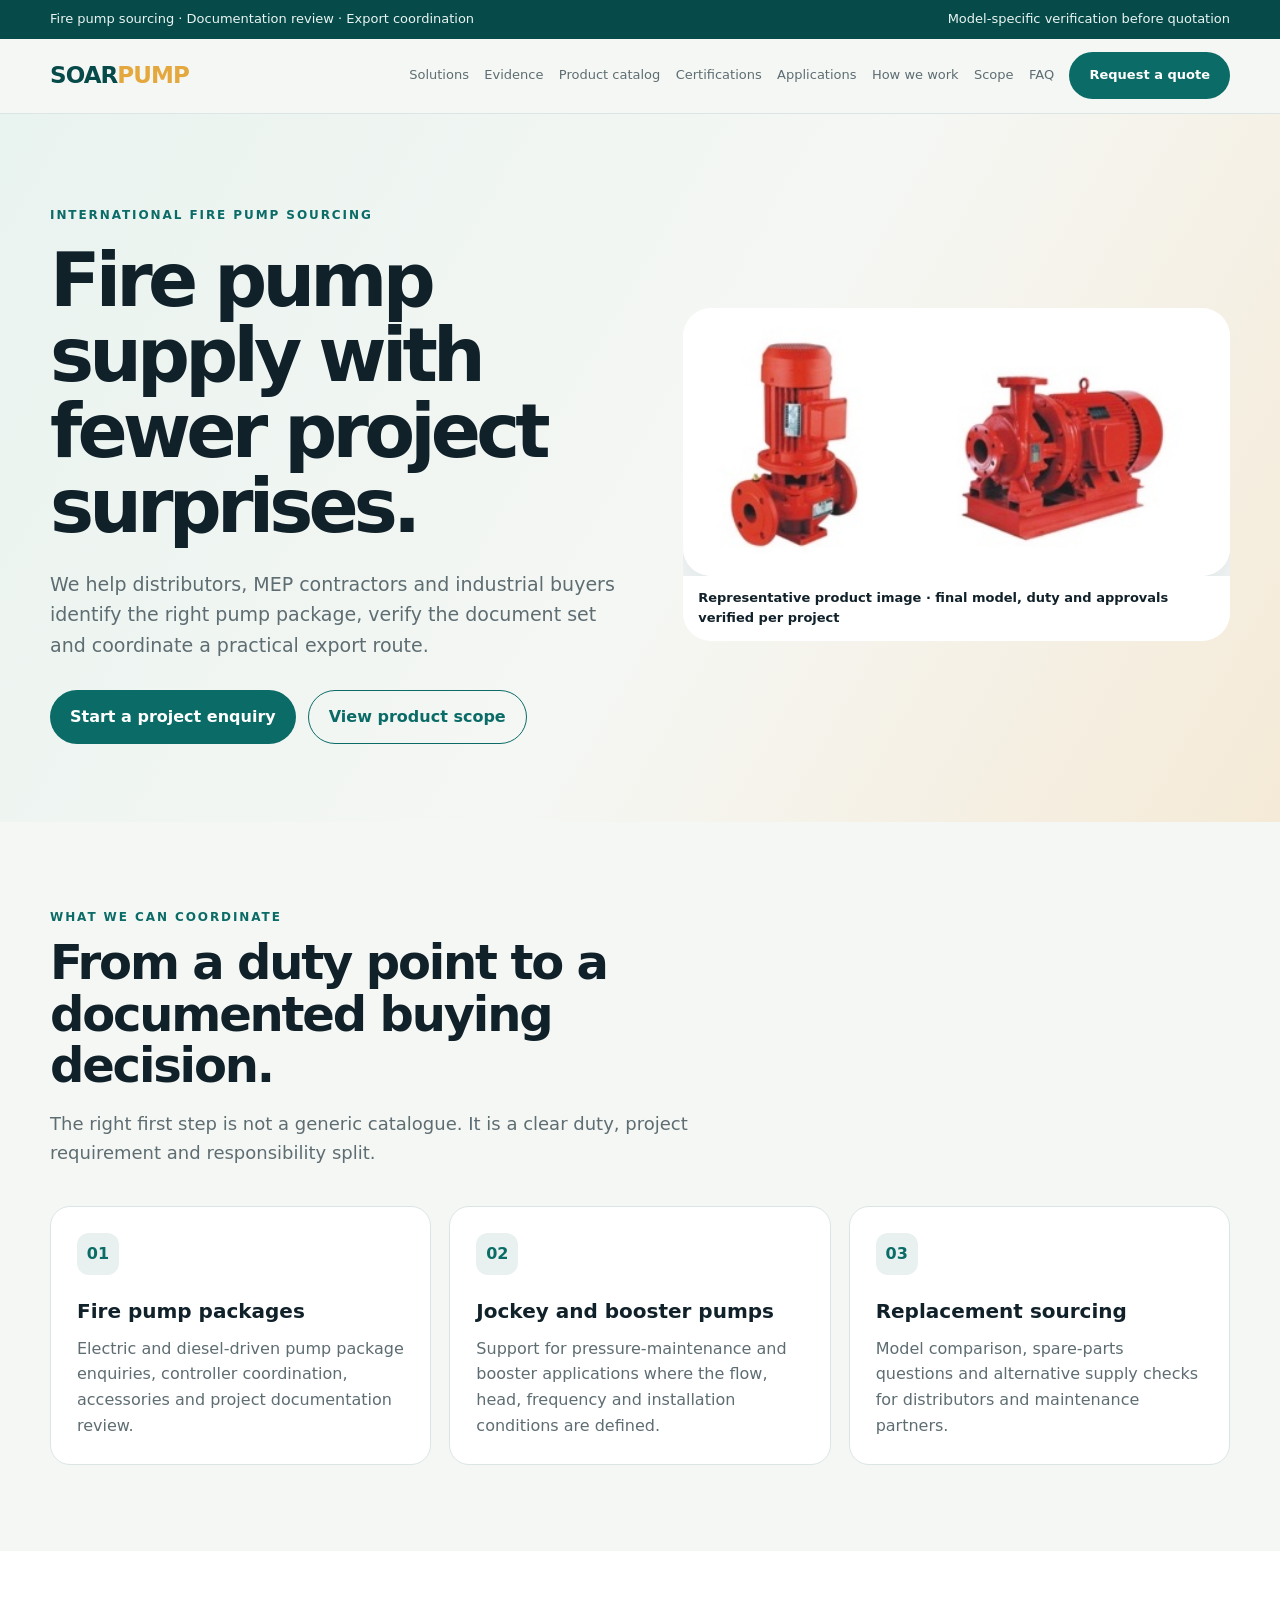
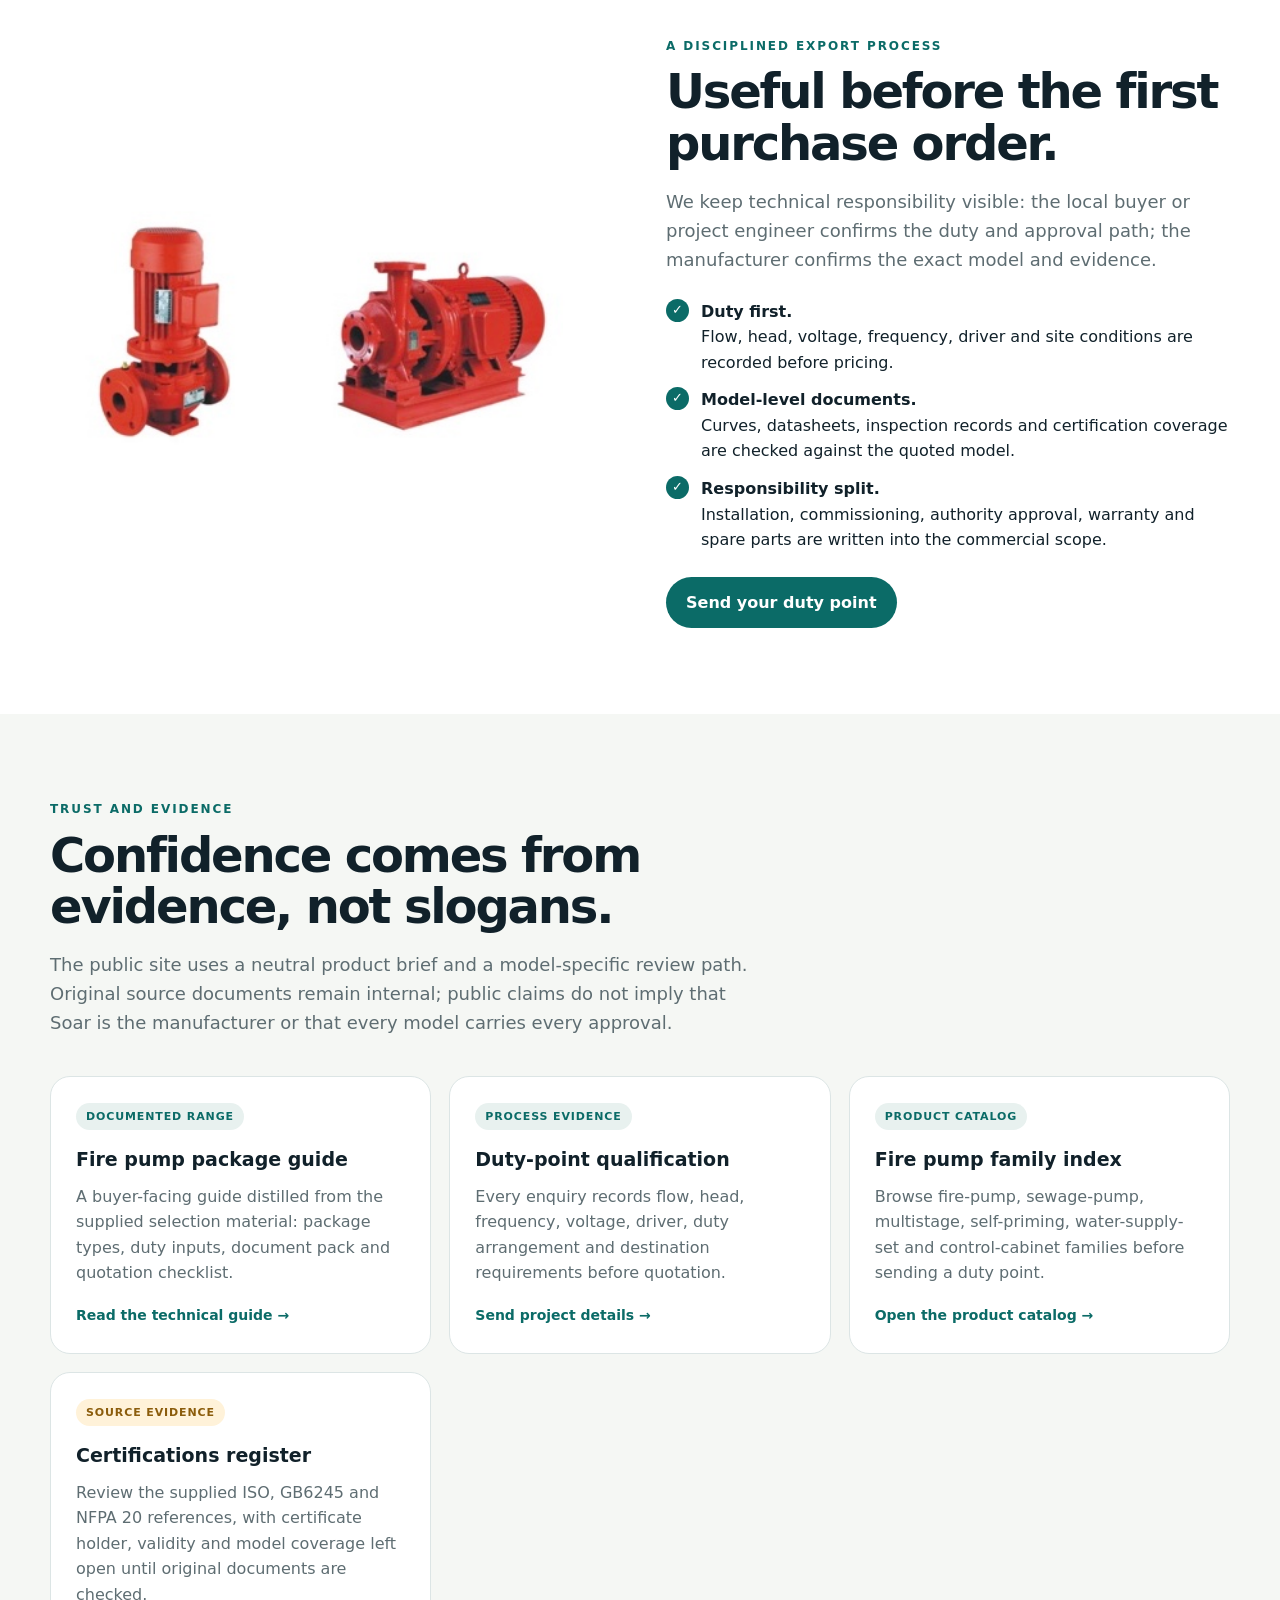
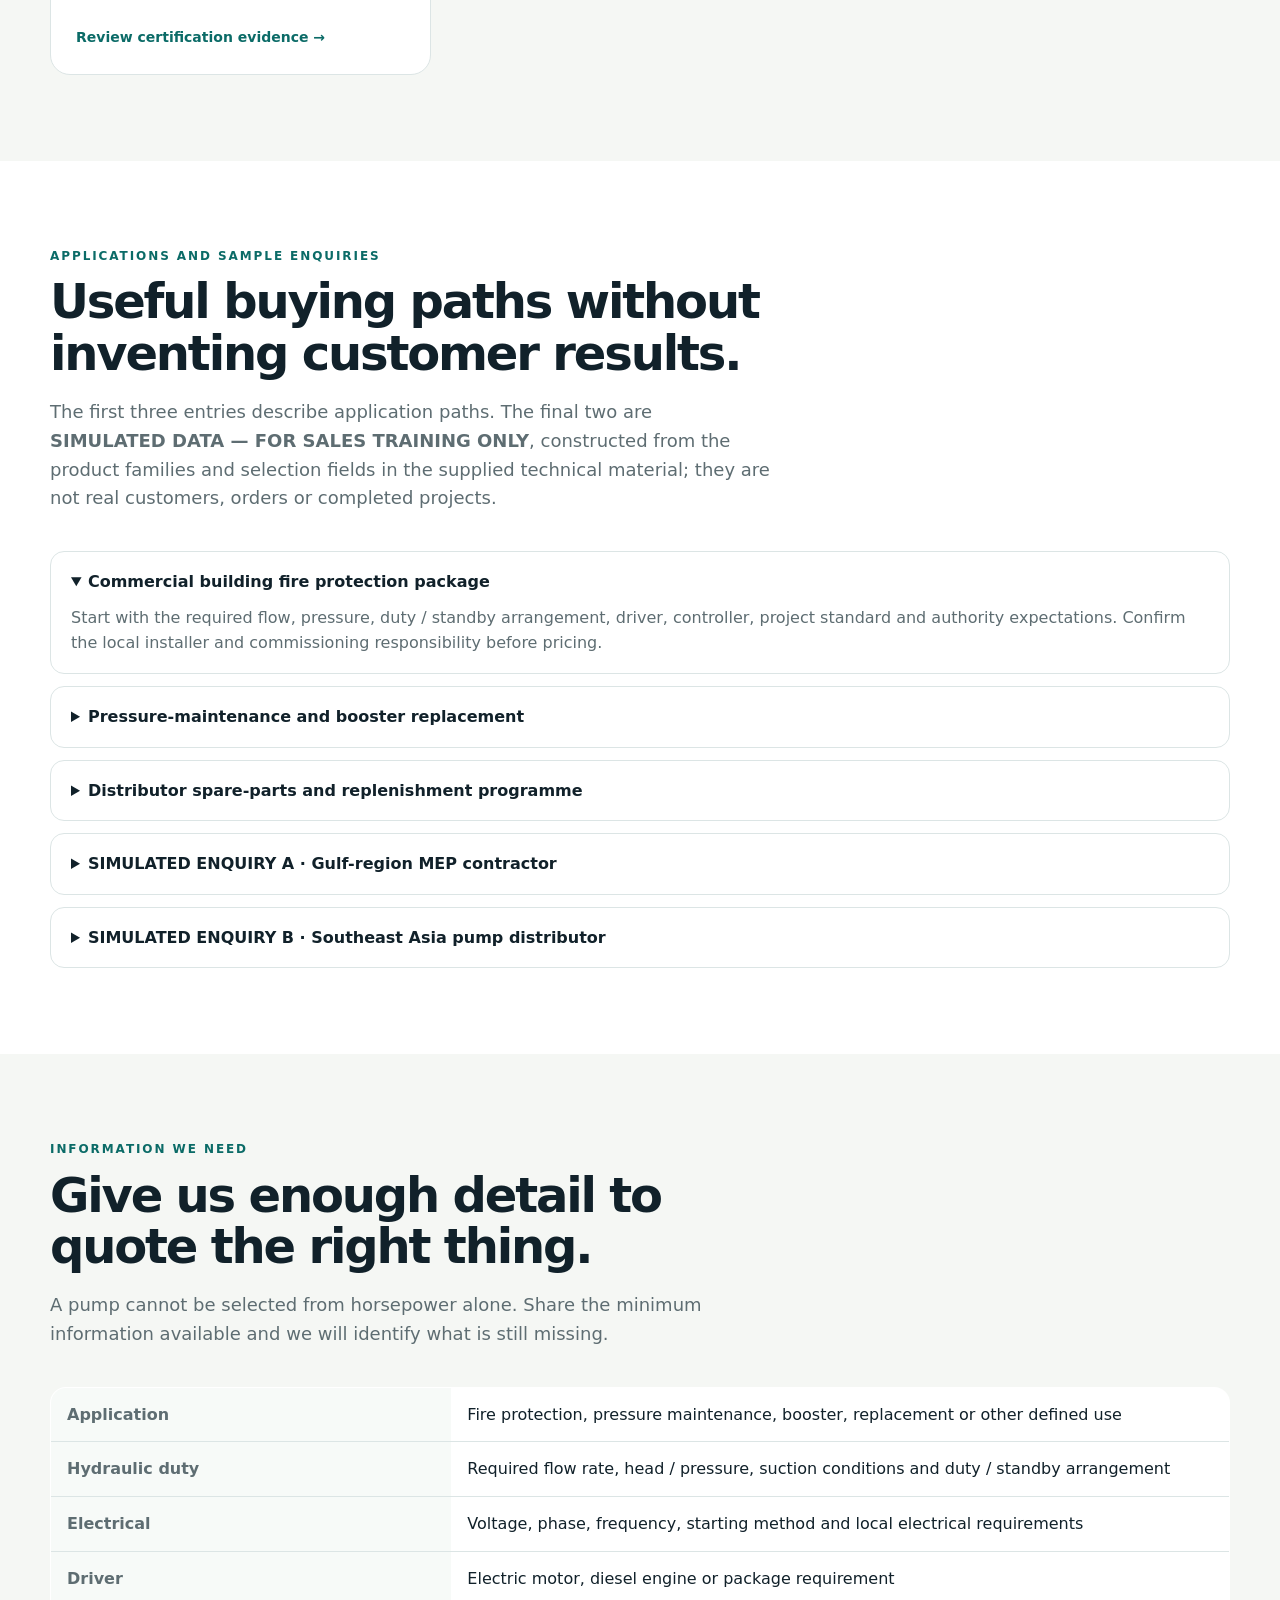
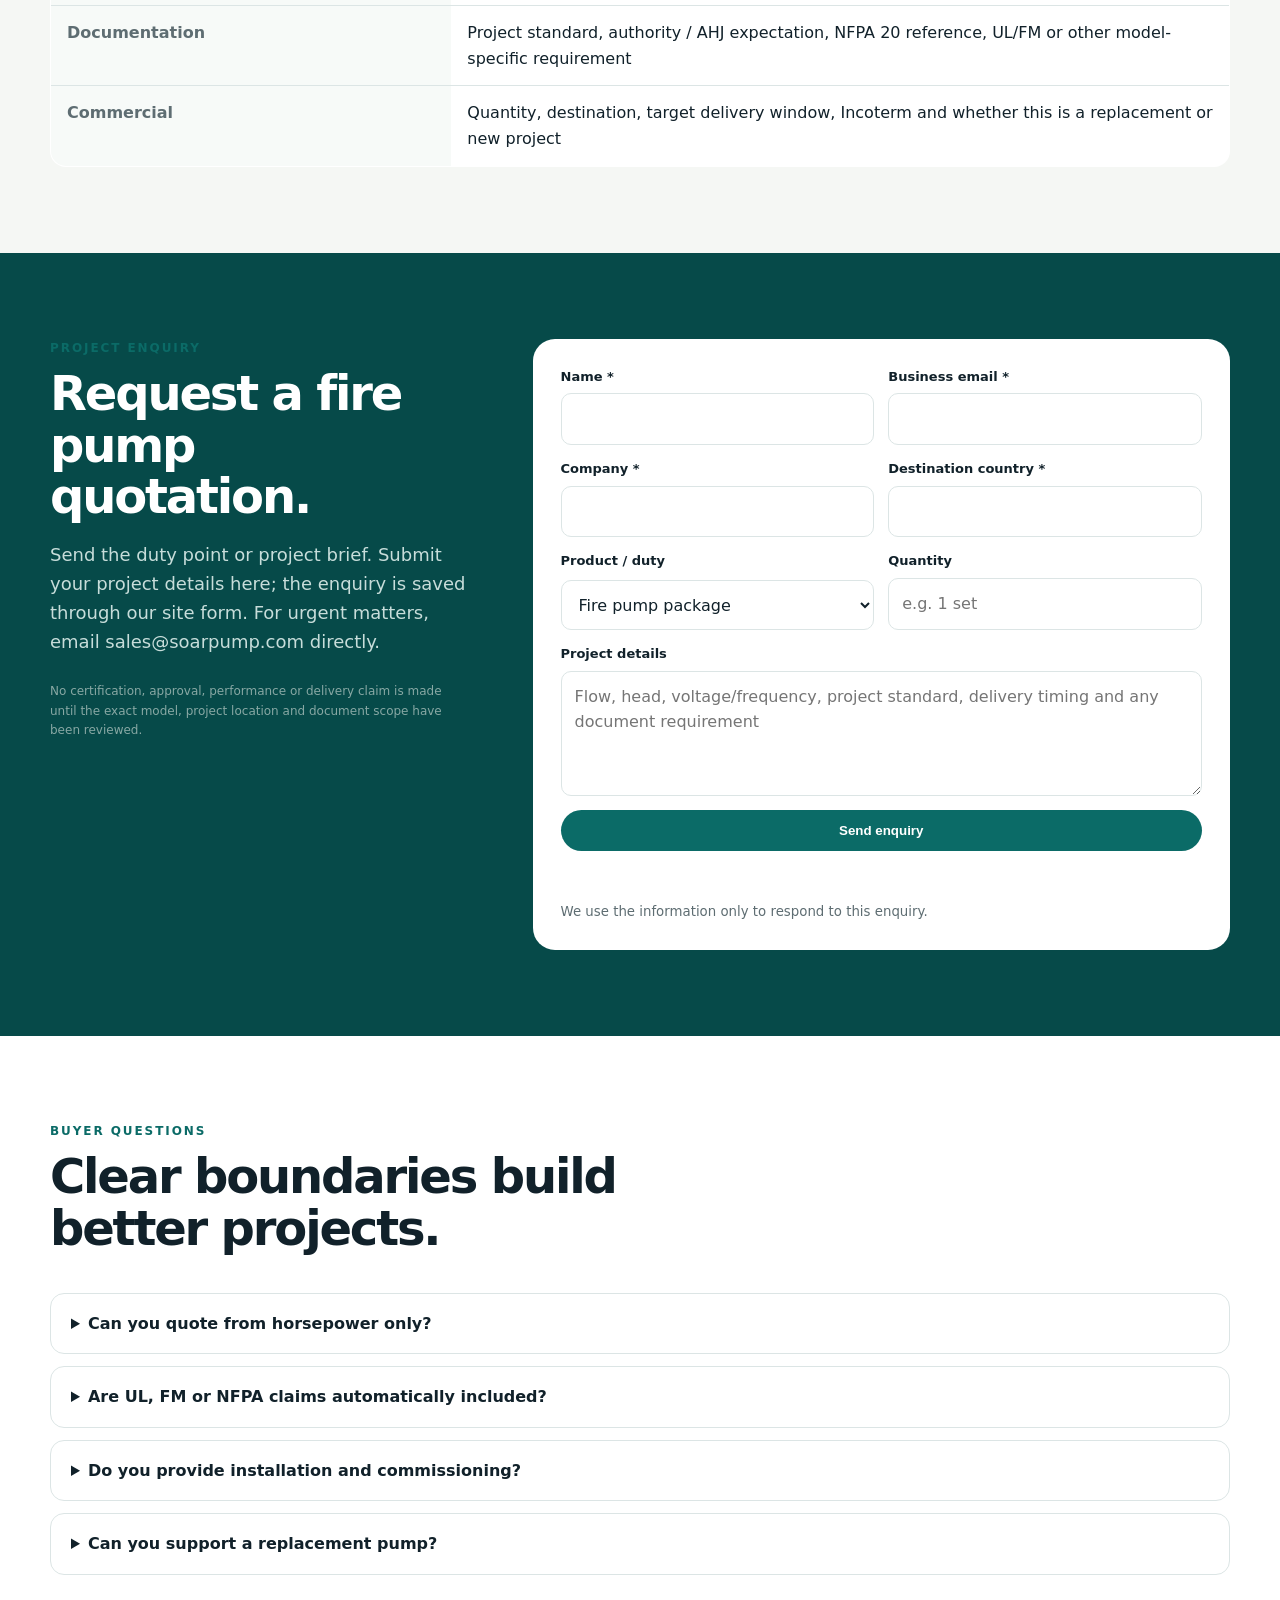
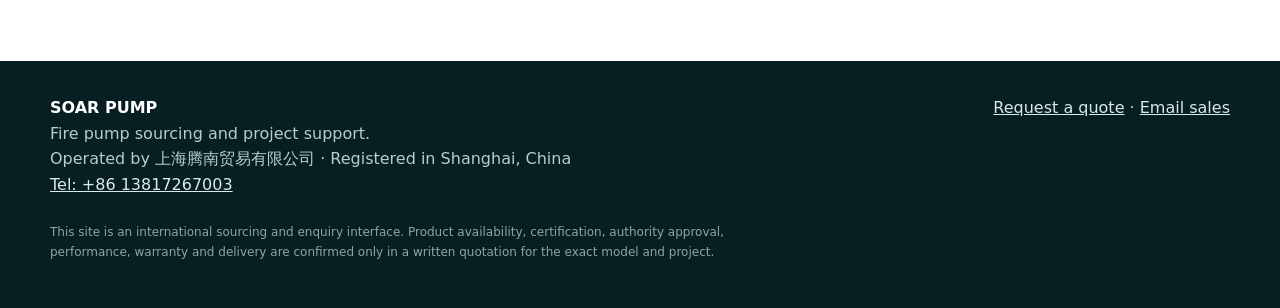
<file: index.html>
<!doctype html>
<html lang="en">
<head>
<meta charset="utf-8">
<meta name="viewport" content="width=device-width, initial-scale=1">
<title>Soar Pump | Fire Pump Sourcing & Project Support</title>
<meta name="description" content="Fire pump sourcing and project support for distributors, MEP contractors and industrial buyers. Request a model-specific quote, duty review and documentation check.">
<link rel="canonical" href="https://soarpump.com/">
<meta property="og:type" content="website"><meta property="og:title" content="Soar Pump | Fire Pump Sourcing & Project Support"><meta property="og:description" content="Model-specific fire pump sourcing, documentation review and export coordination."><meta property="og:url" content="https://soarpump.com/">
<link rel="stylesheet" href="styles.css">
<meta name="dateModified" content="2026-11-11">
<script type="application/ld+json">{"@context":"https://schema.org","@type":"Organization","name":"Soar Pump","legalName":"上海腾南贸易有限公司","url":"https://soarpump.com/","description":"Fire pump sourcing and project support for international buyers.","image":"https://soarpump.com/assets/fire-pump-clean.jpg","email":"mailto:sales@soarpump.com","telephone":"+86 13817267003","address":{"@type":"PostalAddress","addressLocality":"Shanghai","addressCountry":"CN"},"contactPoint":{"@type":"ContactPoint","contactType":"sales","telephone":"+86 13817267003","email":"mailto:sales@soarpump.com","areaServed":"Worldwide","availableLanguage":["English","Chinese"]},"areaServed":"Worldwide","knowsAbout":["fire pump packages","jockey pumps","electric fire pumps","diesel fire pumps","NFPA 20 project documentation"]}</script>
<script type="application/ld+json">{"@context":"https://schema.org","@type":"WebSite","name":"Soar Pump","url":"https://soarpump.com/","dateModified":"2026-11-11","potentialAction":{"@type":"ContactAction","target":"https://soarpump.com/#quote"}}</script>
<script type="application/ld+json">{"@context":"https://schema.org","@type":"HowTo","name":"Specify a fire pump package","step":[{"@type":"HowToStep","name":"Define hydraulic duty","text":"Record flow, head or pressure, suction condition and duty/standby arrangement."},{"@type":"HowToStep","name":"Define driver and electrical system","text":"Confirm electric or diesel driver, voltage, phase, frequency and starting method."},{"@type":"HowToStep","name":"Define approval path","text":"State project standard, authority expectations and any model-specific certification requirement."},{"@type":"HowToStep","name":"Request model evidence","text":"Review the exact datasheet, curve, inspection records and certificate coverage before purchase."}]}</script>
</head>
<body>
<div class="topbar"><div class="wrap"><span>Fire pump sourcing · Documentation review · Export coordination</span><span>Model-specific verification before quotation</span></div></div>
<header class="nav"><div class="wrap navin"><a class="logo" href="#top">SOAR<span>PUMP</span></a><button class="mobile-menu" type="button" aria-label="Open navigation" aria-expanded="false">☰</button><nav class="navlinks"><a href="#solutions">Solutions</a><a href="#trust">Evidence</a><a href="product-catalog.html">Product catalog</a><a href="certifications.html">Certifications</a><a href="#cases">Applications</a><a href="#process">How we work</a><a href="#specs">Scope</a><a href="#faq">FAQ</a><a class="navcta" href="#quote">Request a quote</a></nav></div></header>
<main id="top">
<section class="hero"><div class="wrap hero-grid"><div><div class="eyebrow">International fire pump sourcing</div><h1>Fire pump supply with fewer project surprises.</h1><p>We help distributors, MEP contractors and industrial buyers identify the right pump package, verify the document set and coordinate a practical export route.</p><div class="actions"><a class="btn primary" href="#quote">Start a project enquiry</a><a class="btn secondary" href="#solutions">View product scope</a></div></div><div class="hero-media"><img src="assets/fire-pump-clean.jpg" alt="Real fire pump product photograph from the documented product range"><div class="media-tag">Representative product image · final model, duty and approvals verified per project</div></div></div></section>
<section class="section" id="solutions"><div class="wrap"><div class="section-head"><div class="eyebrow">What we can coordinate</div><h2>From a duty point to a documented buying decision.</h2><p class="section-lead">The right first step is not a generic catalogue. It is a clear duty, project requirement and responsibility split.</p></div><div class="cards"><article class="card"><div class="icon">01</div><h3>Fire pump packages</h3><p>Electric and diesel-driven pump package enquiries, controller coordination, accessories and project documentation review.</p></article><article class="card"><div class="icon">02</div><h3>Jockey and booster pumps</h3><p>Support for pressure-maintenance and booster applications where the flow, head, frequency and installation conditions are defined.</p></article><article class="card"><div class="icon">03</div><h3>Replacement sourcing</h3><p>Model comparison, spare-parts questions and alternative supply checks for distributors and maintenance partners.</p></article></div></div></section>
<section class="section alt" id="process"><div class="wrap split"><div class="split-media"><img src="assets/fire-pump-clean.jpg" alt="Real fire pump product photograph from the source product range"></div><div><div class="eyebrow">A disciplined export process</div><h2>Useful before the first purchase order.</h2><p class="section-lead">We keep technical responsibility visible: the local buyer or project engineer confirms the duty and approval path; the manufacturer confirms the exact model and evidence.</p><ul class="checks"><li><span><strong>Duty first.</strong><br>Flow, head, voltage, frequency, driver and site conditions are recorded before pricing.</span></li><li><span><strong>Model-level documents.</strong><br>Curves, datasheets, inspection records and certification coverage are checked against the quoted model.</span></li><li><span><strong>Responsibility split.</strong><br>Installation, commissioning, authority approval, warranty and spare parts are written into the commercial scope.</span></li></ul><a class="btn primary" href="#quote">Send your duty point</a></div></div></section>
<section class="section" id="trust"><div class="wrap"><div class="section-head"><div class="eyebrow">Trust and evidence</div><h2>Confidence comes from evidence, not slogans.</h2><p class="section-lead">The public site uses a neutral product brief and a model-specific review path. Original source documents remain internal; public claims do not imply that Soar is the manufacturer or that every model carries every approval.</p></div><div class="evidence-grid"><article class="evidence-card"><span class="status">Documented range</span><h3>Fire pump package guide</h3><p>A buyer-facing guide distilled from the supplied selection material: package types, duty inputs, document pack and quotation checklist.</p><a class="download" href="fire-pump-package.html">Read the technical guide →</a></article><article class="evidence-card"><span class="status">Process evidence</span><h3>Duty-point qualification</h3><p>Every enquiry records flow, head, frequency, voltage, driver, duty arrangement and destination requirements before quotation.</p><a class="download" href="#quote">Send project details →</a></article><article class="evidence-card"><span class="status">Product catalog</span><h3>Fire pump family index</h3><p>Browse fire-pump, sewage-pump, multistage, self-priming, water-supply-set and control-cabinet families before sending a duty point.</p><a class="download" href="product-catalog.html">Open the product catalog →</a></article><article class="evidence-card"><span class="status pending">Source evidence</span><h3>Certifications register</h3><p>Review the supplied ISO, GB6245 and NFPA 20 references, with certificate holder, validity and model coverage left open until original documents are checked.</p><a class="download" href="certifications.html">Review certification evidence →</a></article></div></div></section>
<section class="section alt" id="cases"><div class="wrap"><div class="section-head"><div class="eyebrow">Applications and sample enquiries</div><h2>Useful buying paths without inventing customer results.</h2><p class="section-lead">The first three entries describe application paths. The final two are <strong>SIMULATED DATA — FOR SALES TRAINING ONLY</strong>, constructed from the product families and selection fields in the supplied technical material; they are not real customers, orders or completed projects.</p></div><div class="case-list"><details open><summary>Commercial building fire protection package</summary><p>Start with the required flow, pressure, duty / standby arrangement, driver, controller, project standard and authority expectations. Confirm the local installer and commissioning responsibility before pricing.</p></details><details><summary>Pressure-maintenance and booster replacement</summary><p>Compare the existing nameplate, curve, connection dimensions, frequency and site conditions. A replacement is only valid when the duty and installation interface match.</p></details><details><summary>Distributor spare-parts and replenishment programme</summary><p>Define the installed base, fast-moving wear parts, lead-time requirement and warranty process. The buyer should confirm which parts they are authorized and equipped to service.</p></details><details><summary>SIMULATED ENQUIRY A · Gulf-region MEP contractor</summary><p>Illustrative brief: new commercial-building fire protection package; electric duty pump plus standby arrangement; buyer provides flow, head, voltage, frequency, controller and AHJ requirements. No company name, project award, price or delivery result is asserted.</p></details><details><summary>SIMULATED ENQUIRY B · Southeast Asia pump distributor</summary><p>Illustrative brief: replacement and replenishment programme for vertical and end-suction fire-pump families; buyer provides nameplate, duty point, connection dimensions, quantity and spare-parts list. This is a training scenario, not a completed customer case.</p></details></div></div></section>
<section class="section" id="specs"><div class="wrap"><div class="section-head"><div class="eyebrow">Information we need</div><h2>Give us enough detail to quote the right thing.</h2><p class="section-lead">A pump cannot be selected from horsepower alone. Share the minimum information available and we will identify what is still missing.</p></div><table class="specs"><tbody><tr><th>Application</th><td>Fire protection, pressure maintenance, booster, replacement or other defined use</td></tr><tr><th>Hydraulic duty</th><td>Required flow rate, head / pressure, suction conditions and duty / standby arrangement</td></tr><tr><th>Electrical</th><td>Voltage, phase, frequency, starting method and local electrical requirements</td></tr><tr><th>Driver</th><td>Electric motor, diesel engine or package requirement</td></tr><tr><th>Documentation</th><td>Project standard, authority / AHJ expectation, NFPA 20 reference, UL/FM or other model-specific requirement</td></tr><tr><th>Commercial</th><td>Quantity, destination, target delivery window, Incoterm and whether this is a replacement or new project</td></tr></tbody></table></div></section>
<section class="section quote" id="quote"><div class="wrap quote-grid"><div><div class="eyebrow">Project enquiry</div><h2>Request a fire pump quotation.</h2><p class="section-lead">Send the duty point or project brief. Submit your project details here; the enquiry is saved through our site form. For urgent matters, email sales@soarpump.com directly.</p><p class="legal">No certification, approval, performance or delivery claim is made until the exact model, project location and document scope have been reviewed.</p></div><form class="form" id="quote-form" name="soar-pump-enquiry" method="POST" action="/" data-netlify="true" netlify-honeypot="bot-field"><input type="hidden" name="form-name" value="soar-pump-enquiry"><p hidden><label>Leave blank: <input name="bot-field" autocomplete="off" tabindex="-1"></label></p><div class="form-grid"><div class="field"><label for="name">Name *</label><input id="name" name="name" required></div><div class="field"><label for="email">Business email *</label><input id="email" name="email" type="email" required></div><div class="field"><label for="company">Company *</label><input id="company" name="company" required></div><div class="field"><label for="country">Destination country *</label><input id="country" name="country" required></div><div class="field"><label for="product">Product / duty</label><select id="product" name="product"><option>Fire pump package</option><option>Jockey pump</option><option>Booster / replacement pump</option><option>Spare parts</option><option>Not sure yet</option></select></div><div class="field"><label for="quantity">Quantity</label><input id="quantity" name="quantity" placeholder="e.g. 1 set"></div><div class="field full"><label for="message">Project details</label><textarea id="message" name="message" placeholder="Flow, head, voltage/frequency, project standard, delivery timing and any document requirement"></textarea></div></div><button class="btn primary" type="submit">Send enquiry</button><div class="form-status" id="form-status" aria-live="polite"></div><small>We use the information only to respond to this enquiry.</small></form></div></section>
<section class="section alt" id="faq"><div class="wrap"><div class="section-head"><div class="eyebrow">Buyer questions</div><h2>Clear boundaries build better projects.</h2></div><div class="faq"><details><summary>Can you quote from horsepower only?</summary><p>No. Flow, head, frequency, voltage, driver and installation conditions are required to avoid quoting an unsuitable pump.</p></details><details><summary>Are UL, FM or NFPA claims automatically included?</summary><p>No. Certification and project approval are model- and project-specific. The exact certificate scope, authority expectation and responsibility split must be confirmed before a claim is made.</p></details><details><summary>Do you provide installation and commissioning?</summary><p>We coordinate with the buyer and qualified local parties. Installation, commissioning, authority approval and site responsibility must be assigned in the commercial scope.</p></details><details><summary>Can you support a replacement pump?</summary><p>Yes, if the current model, duty point, dimensions, connections and site conditions are available. Photos and the existing nameplate are useful starting evidence.</p></details></div></div></section>
</main>
<footer class="footer"><div class="wrap"><div class="footer-grid"><div><strong>SOAR PUMP</strong><br><span>Fire pump sourcing and project support.</span><br><span>Operated by 上海腾南贸易有限公司 · Registered in Shanghai, China<br><a href="tel:+8613817267003">Tel: +86 13817267003</a></span></div><div><a href="#quote">Request a quote</a> · <a href="mailto:sales@soarpump.com">Email sales</a></div></div><p class="legal">This site is an international sourcing and enquiry interface. Product availability, certification, authority approval, performance, warranty and delivery are confirmed only in a written quotation for the exact model and project.</p></div></footer>
<script src="site.js"></script>
</body>
</html>
</file>
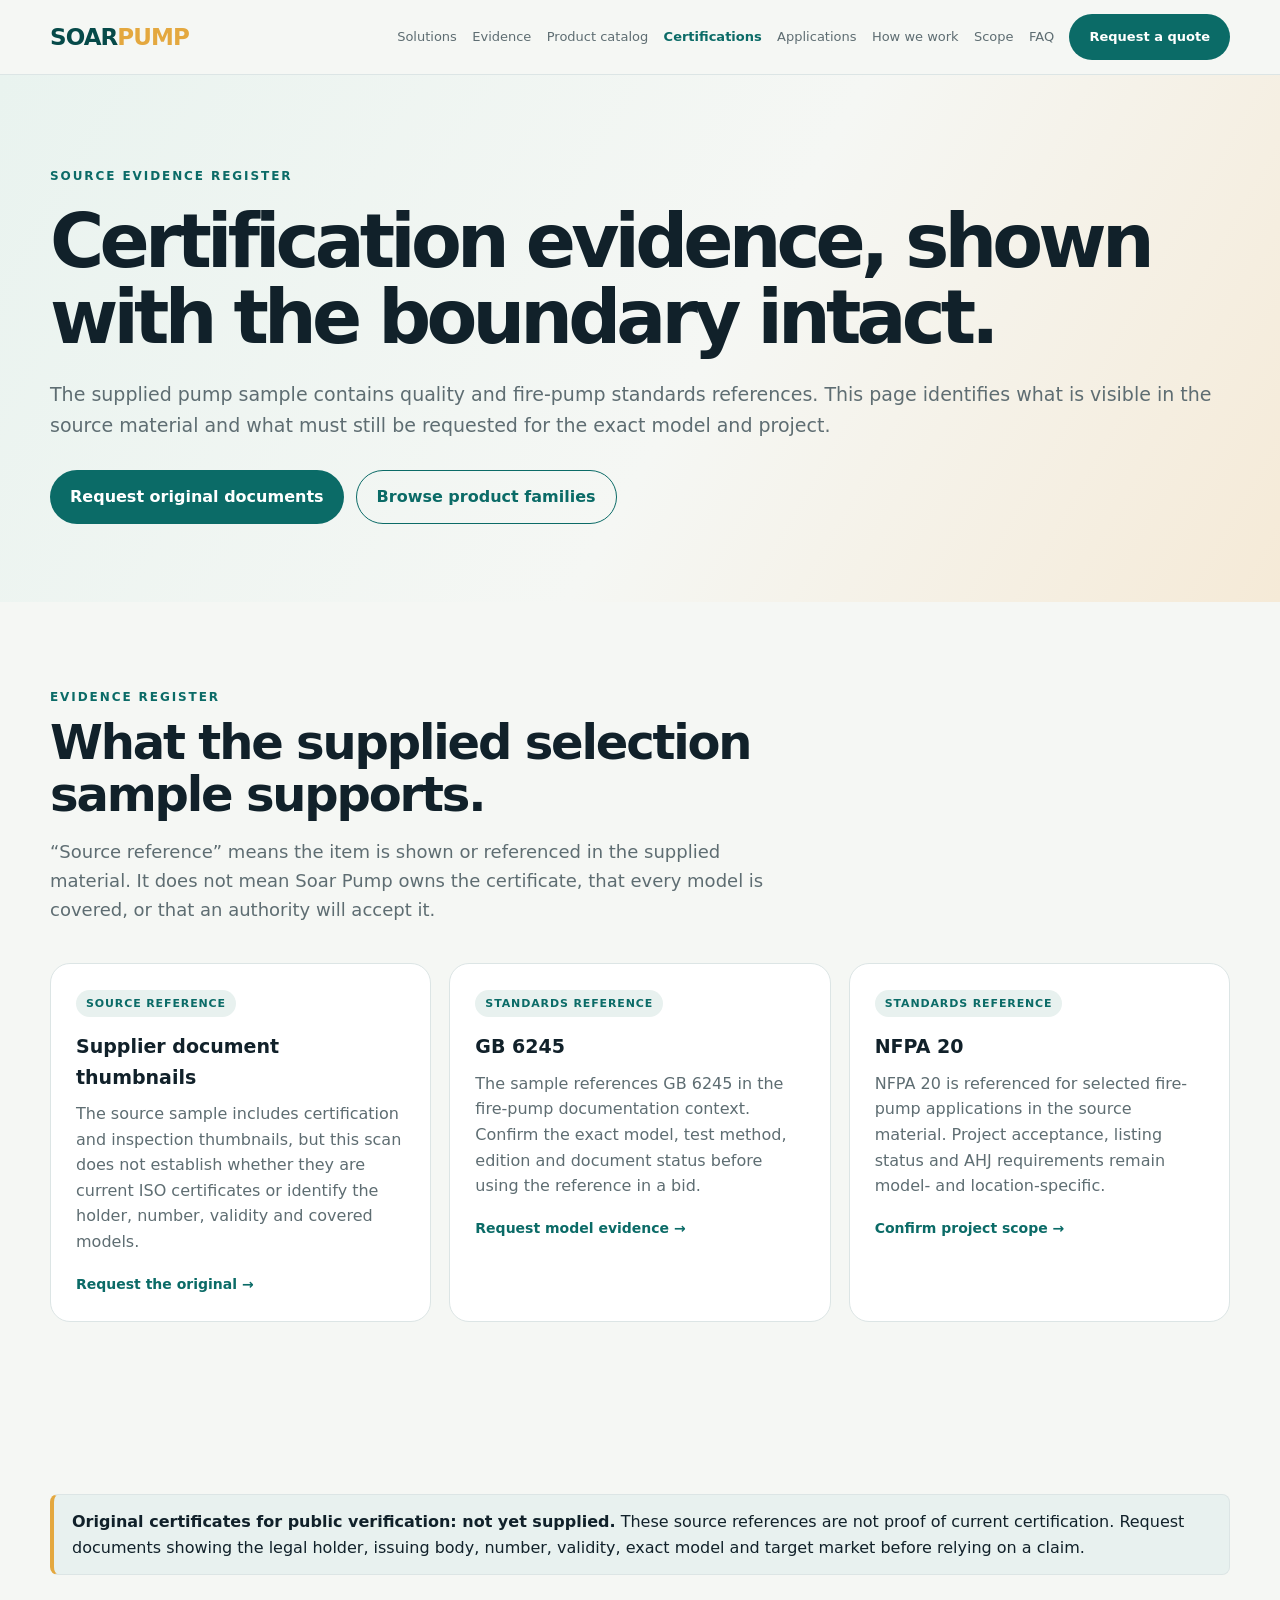
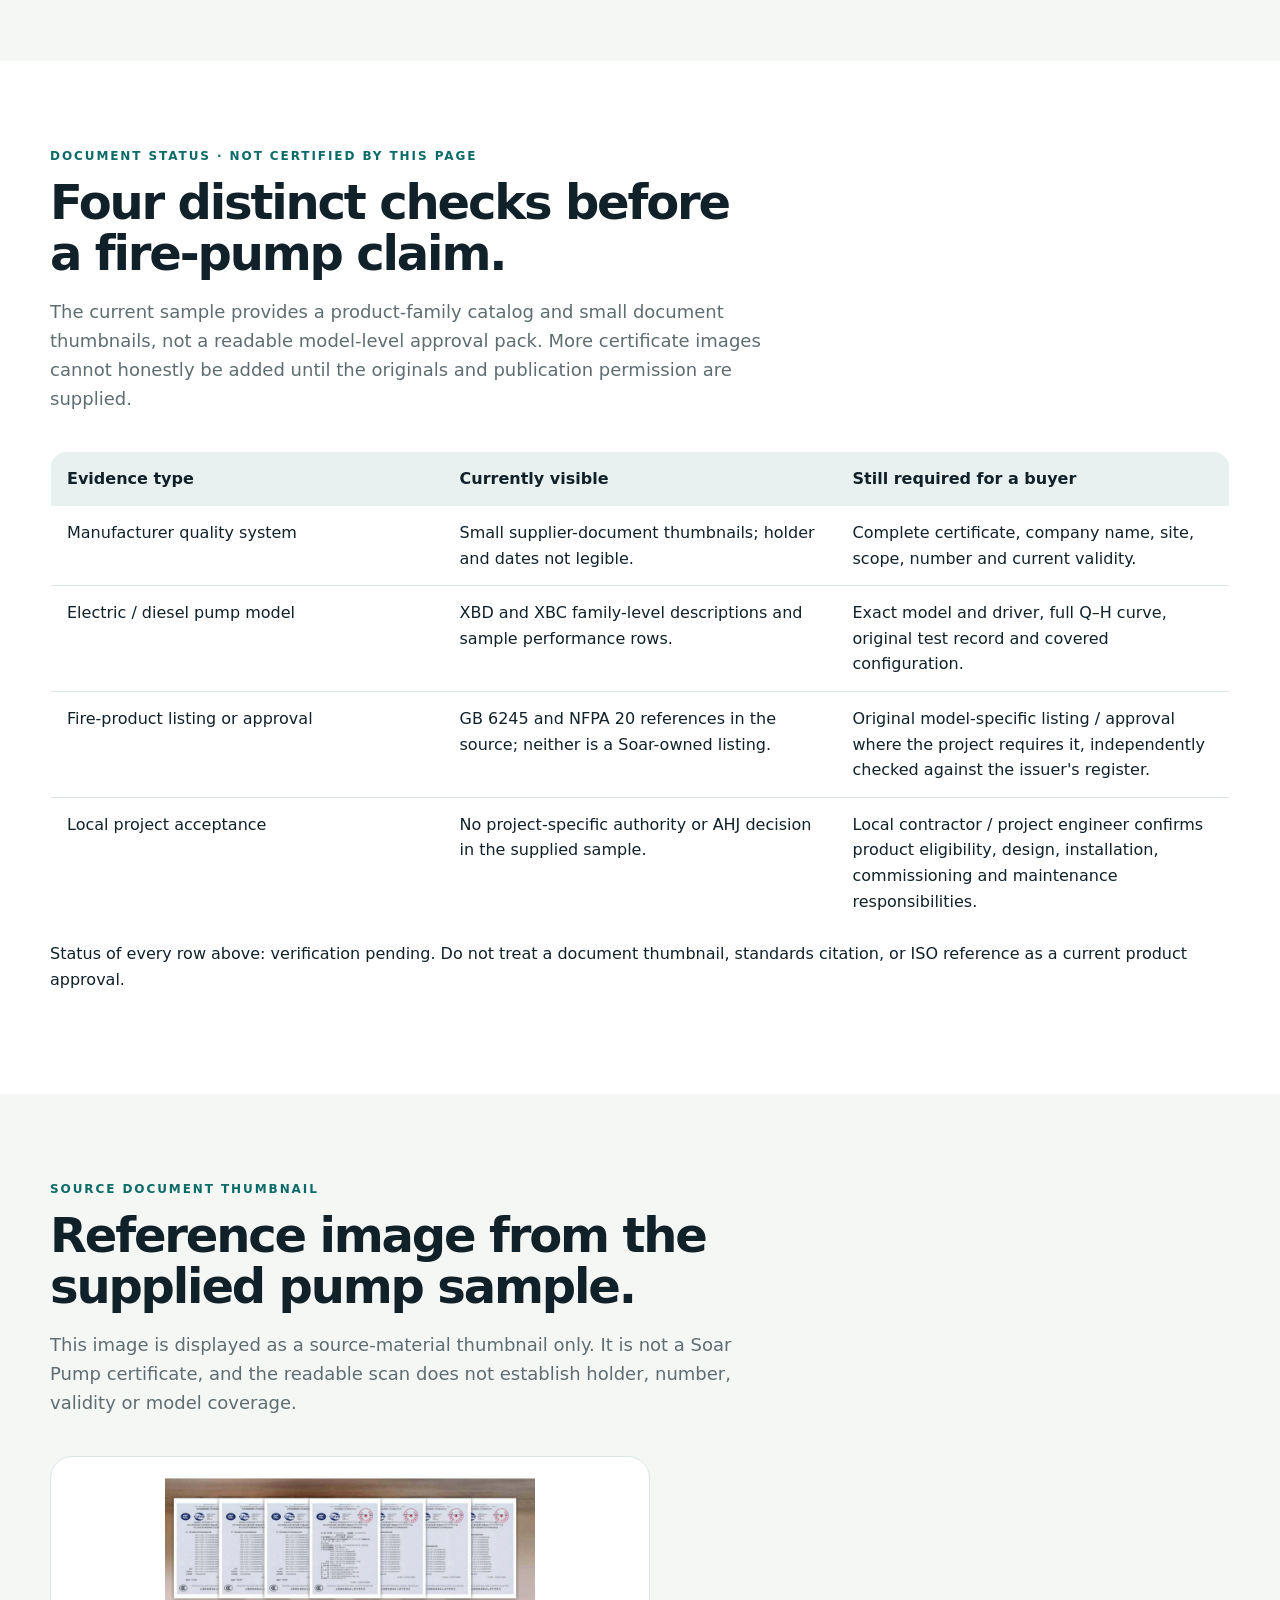
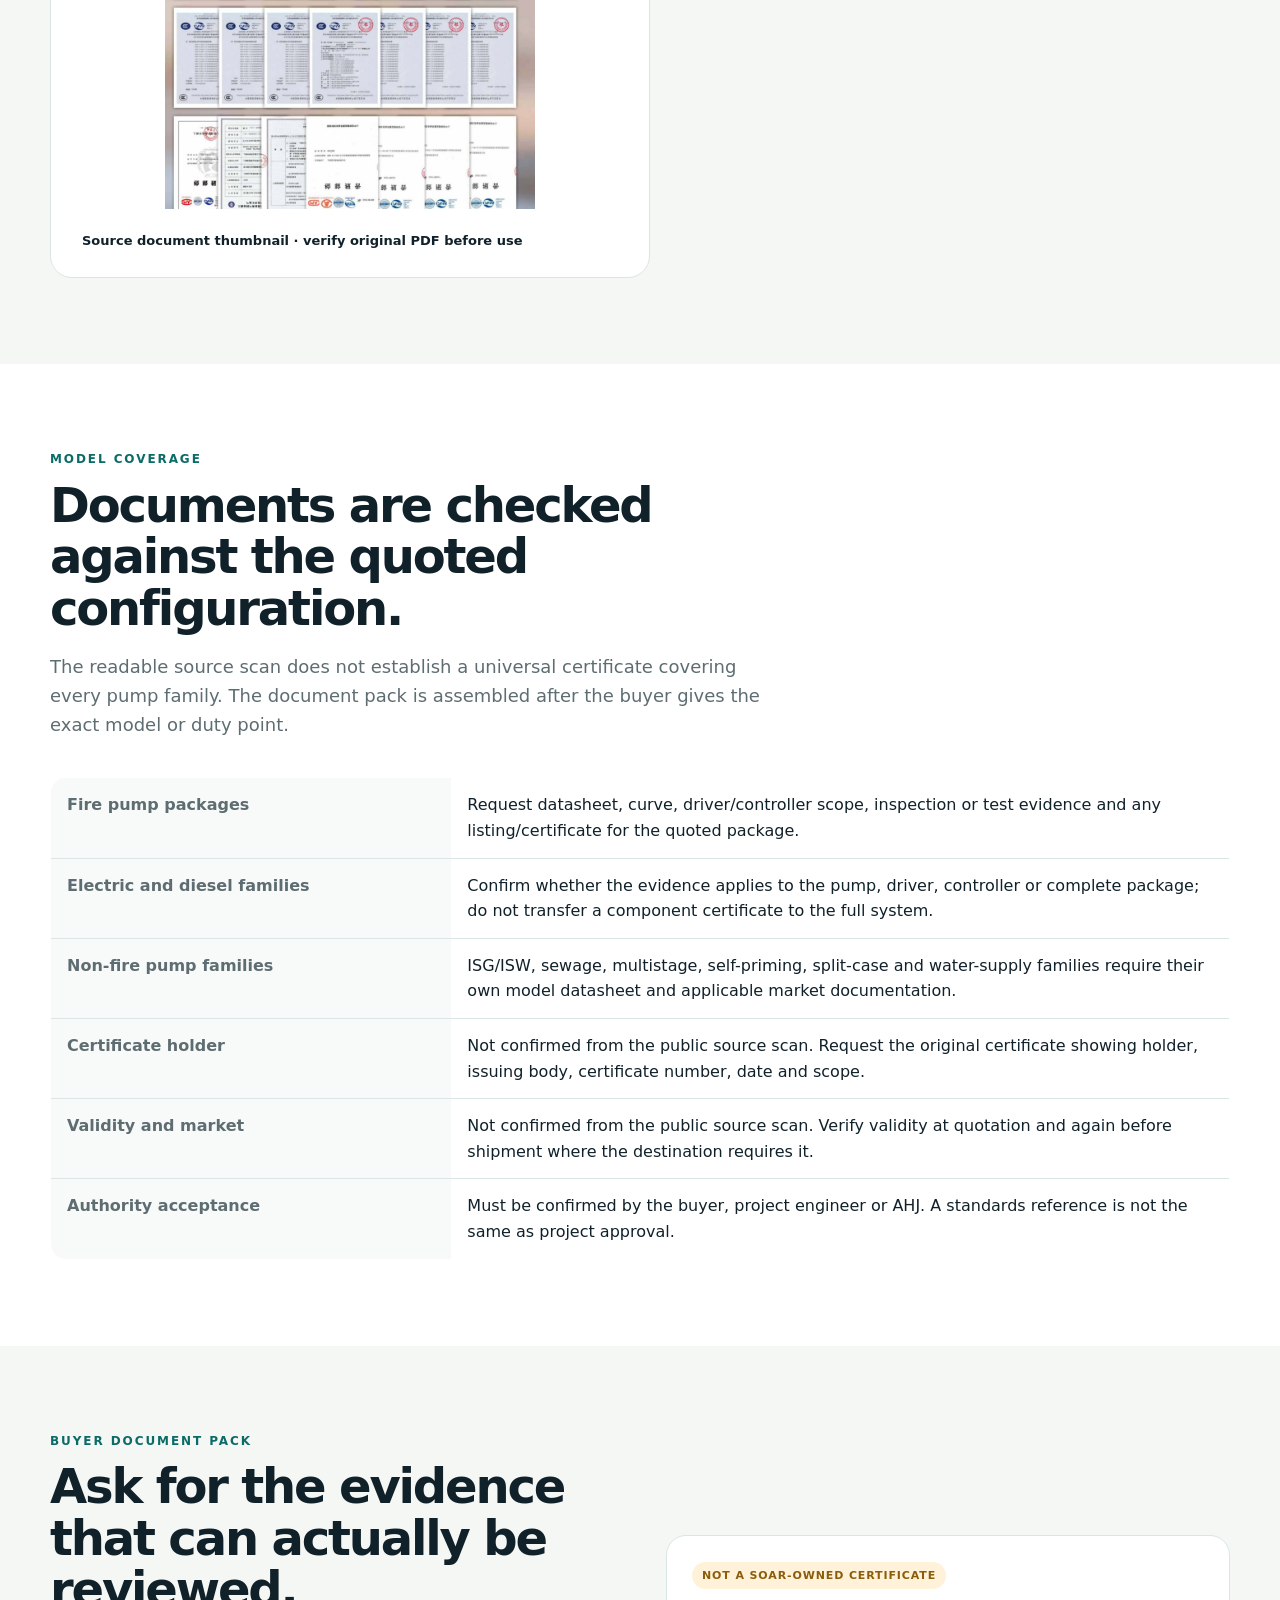
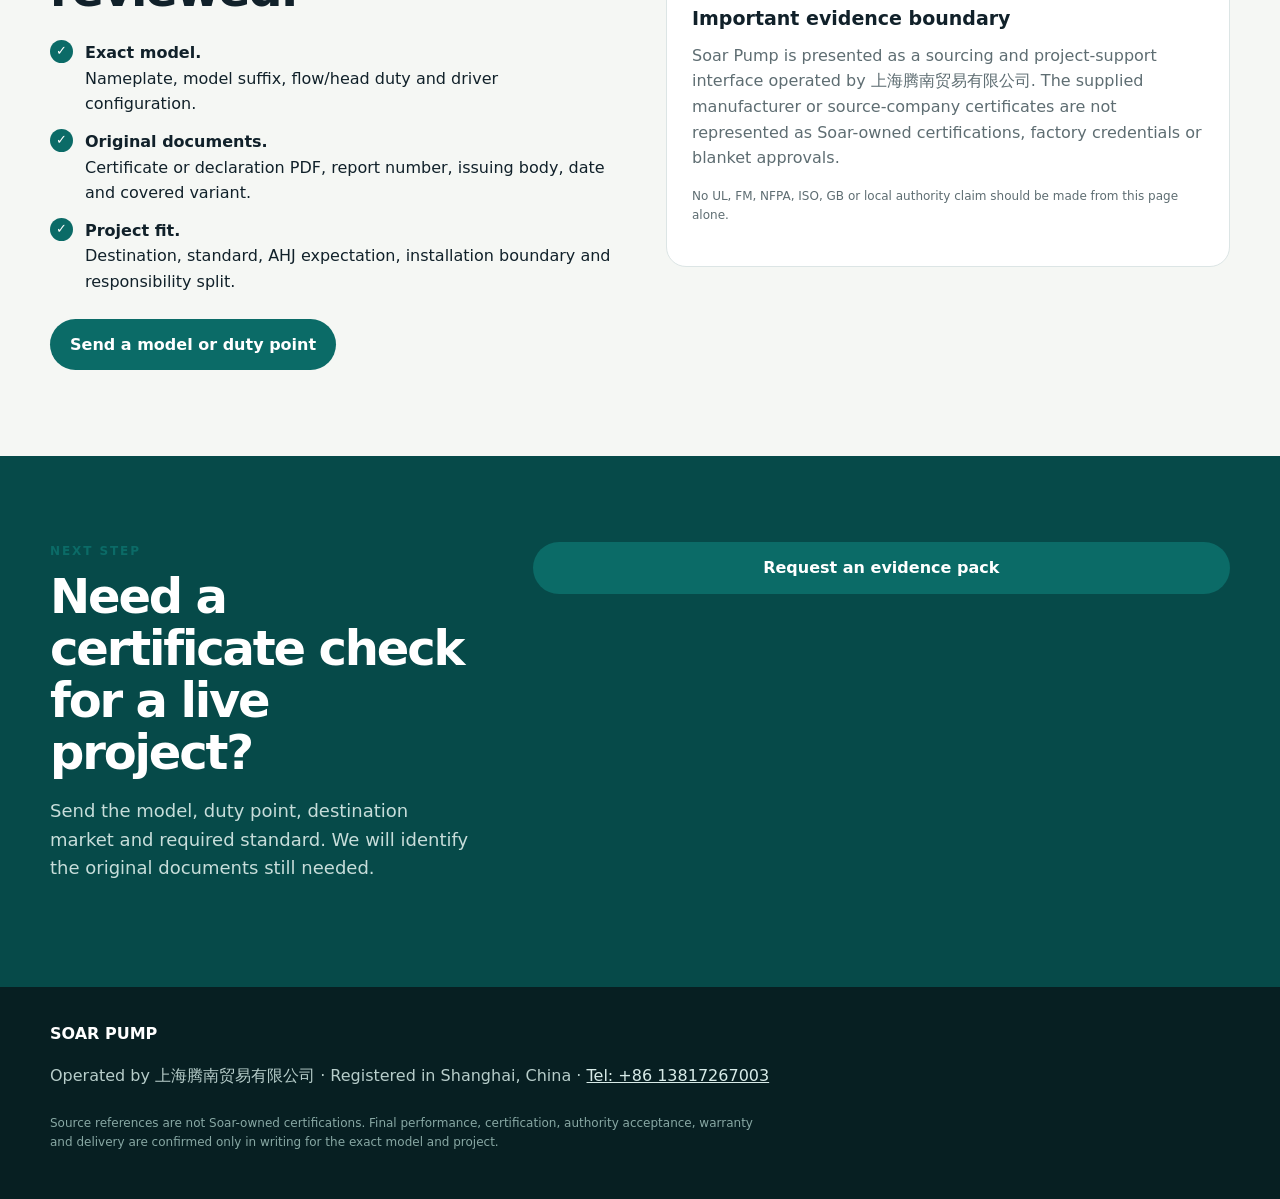
<file: certifications.html>
<!doctype html>
<html lang="en">
<head>
<meta charset="utf-8"><meta name="viewport" content="width=device-width, initial-scale=1">
<title>Fire Pump Certifications | Soar Pump</title>
<meta name="description" content="Source-document certification and standards register for Soar Pump fire-pump enquiries, with model coverage and original-document verification kept explicit.">
<link rel="canonical" href="https://soarpump.com/certifications.html"><meta name="robots" content="index,follow"><meta property="og:type" content="website"><meta property="og:title" content="Fire Pump Certifications | Soar Pump"><meta property="og:description" content="Source-document certification and standards register for fire-pump enquiries."><meta property="og:url" content="https://soarpump.com/certifications.html"><link rel="stylesheet" href="styles.css">
<script type="application/ld+json">{"@context":"https://schema.org","@type":"CollectionPage","name":"Fire Pump Certification and Evidence Register","description":"A buyer-facing register of source-document certification and standards references for fire-pump enquiries.","url":"https://soarpump.com/certifications.html","isPartOf":{"@type":"WebSite","name":"Soar Pump","url":"https://soarpump.com/"},"about":{"@type":"Thing","name":"Fire-pump certification evidence"}}</script>
<script type="application/ld+json">{"@context":"https://schema.org","@type":"BreadcrumbList","itemListElement":[{"@type":"ListItem","position":1,"name":"Soar Pump","item":"https://soarpump.com/"},{"@type":"ListItem","position":2,"name":"Certifications and evidence","item":"https://soarpump.com/certifications.html"}]}</script>
</head>
<body><header class="nav"><div class="wrap navin"><a class="logo" href="index.html">SOAR<span>PUMP</span></a><button class="mobile-menu" type="button" aria-label="Open navigation" aria-expanded="false">☰</button><nav class="navlinks"><a href="index.html#solutions">Solutions</a><a href="index.html#trust">Evidence</a><a href="product-catalog.html">Product catalog</a><a href="certifications.html" aria-current="page">Certifications</a><a href="index.html#cases">Applications</a><a href="index.html#process">How we work</a><a href="index.html#specs">Scope</a><a href="index.html#faq">FAQ</a><a class="navcta" href="index.html#quote">Request a quote</a></nav></div></header>
<main>
<section class="hero"><div class="wrap"><div class="eyebrow">Source evidence register</div><h1><span class="desktop-title">Certification evidence, shown with the boundary intact.</span><span class="mobile-title">Certification<br>evidence,<br>shown with<br>the boundary<br>intact.</span></h1><p><span class="desktop-lead">The supplied pump sample contains quality and fire-pump standards references. This page identifies what is visible in the source material and what must still be requested for the exact model and project.</span><span class="mobile-lead">What the source shows,<br>what the exact model<br>still needs.</span></p><div class="actions"><a class="btn primary" href="index.html#quote">Request original documents</a><a class="btn secondary" href="product-catalog.html">Browse product families</a></div></div></section>
<section class="section"><div class="wrap"><div class="section-head"><div class="eyebrow">Evidence register</div><h2>What the supplied selection sample supports.</h2><p class="section-lead">“Source reference” means the item is shown or referenced in the supplied material. It does not mean Soar Pump owns the certificate, that every model is covered, or that an authority will accept it.</p></div><div class="evidence-grid"><article class="evidence-card"><span class="status">Source reference</span><h3>Supplier document thumbnails</h3><p>The source sample includes certification and inspection thumbnails, but this scan does not establish whether they are current ISO certificates or identify the holder, number, validity and covered models.</p><a class="download" href="index.html#quote">Request the original →</a></article><article class="evidence-card"><span class="status">Standards reference</span><h3>GB 6245</h3><p>The sample references GB 6245 in the fire-pump documentation context. Confirm the exact model, test method, edition and document status before using the reference in a bid.</p><a class="download" href="index.html#quote">Request model evidence →</a></article><article class="evidence-card"><span class="status">Standards reference</span><h3>NFPA 20</h3><p>NFPA 20 is referenced for selected fire-pump applications in the source material. Project acceptance, listing status and AHJ requirements remain model- and location-specific.</p><a class="download" href="index.html#quote">Confirm project scope →</a></article></div></div></section>
<section class="section"><div class="wrap"><div class="evidence-verification-note"><strong>Original certificates for public verification: not yet supplied.</strong> These source references are not proof of current certification. Request documents showing the legal holder, issuing body, number, validity, exact model and target market before relying on a claim.</div></div></section><section class="section alt"><div class="wrap"><div class="section-head"><div class="eyebrow">Document status · not certified by this page</div><h2>Four distinct checks before a fire-pump claim.</h2><p class="section-lead">The current sample provides a product-family catalog and small document thumbnails, not a readable model-level approval pack. More certificate images cannot honestly be added until the originals and publication permission are supplied.</p></div><div class="table-scroll"><table class="specs evidence-matrix"><thead><tr><th>Evidence type</th><th>Currently visible</th><th>Still required for a buyer</th></tr></thead><tbody><tr><td>Manufacturer quality system</td><td>Small supplier-document thumbnails; holder and dates not legible.</td><td>Complete certificate, company name, site, scope, number and current validity.</td></tr><tr><td>Electric / diesel pump model</td><td>XBD and XBC family-level descriptions and sample performance rows.</td><td>Exact model and driver, full Q–H curve, original test record and covered configuration.</td></tr><tr><td>Fire-product listing or approval</td><td>GB 6245 and NFPA 20 references in the source; neither is a Soar-owned listing.</td><td>Original model-specific listing / approval where the project requires it, independently checked against the issuer's register.</td></tr><tr><td>Local project acceptance</td><td>No project-specific authority or AHJ decision in the supplied sample.</td><td>Local contractor / project engineer confirms product eligibility, design, installation, commissioning and maintenance responsibilities.</td></tr></tbody></table></div><p class="small muted evidence-note">Status of every row above: verification pending. Do not treat a document thumbnail, standards citation, or ISO reference as a current product approval.</p></div></section>
<section class="section"><div class="wrap"><div class="section-head"><div class="eyebrow">Source document thumbnail</div><h2>Reference image from the supplied pump sample.</h2><p class="section-lead">This image is displayed as a source-material thumbnail only. It is not a Soar Pump certificate, and the readable scan does not establish holder, number, validity or model coverage.</p></div><div class="evidence-image"><img src="assets/certification-document-reference.jpg" alt="Small supplier-document thumbnail collage; individual certificates and model coverage are not verified"><div class="media-tag">Source document thumbnail · verify original PDF before use</div></div></div></section>
<section class="section alt"><div class="wrap"><div class="section-head"><div class="eyebrow">Model coverage</div><h2>Documents are checked against the quoted configuration.</h2><p class="section-lead">The readable source scan does not establish a universal certificate covering every pump family. The document pack is assembled after the buyer gives the exact model or duty point.</p></div><div class="table-scroll"><table class="specs"><tbody><tr><th>Fire pump packages</th><td>Request datasheet, curve, driver/controller scope, inspection or test evidence and any listing/certificate for the quoted package.</td></tr><tr><th>Electric and diesel families</th><td>Confirm whether the evidence applies to the pump, driver, controller or complete package; do not transfer a component certificate to the full system.</td></tr><tr><th>Non-fire pump families</th><td>ISG/ISW, sewage, multistage, self-priming, split-case and water-supply families require their own model datasheet and applicable market documentation.</td></tr><tr><th>Certificate holder</th><td>Not confirmed from the public source scan. Request the original certificate showing holder, issuing body, certificate number, date and scope.</td></tr><tr><th>Validity and market</th><td>Not confirmed from the public source scan. Verify validity at quotation and again before shipment where the destination requires it.</td></tr><tr><th>Authority acceptance</th><td>Must be confirmed by the buyer, project engineer or AHJ. A standards reference is not the same as project approval.</td></tr></tbody></table></div></div></section>
<section class="section"><div class="wrap split"><div><div class="eyebrow">Buyer document pack</div><h2>Ask for the evidence that can actually be reviewed.</h2><ul class="checks"><li><span><strong>Exact model.</strong><br>Nameplate, model suffix, flow/head duty and driver configuration.</span></li><li><span><strong>Original documents.</strong><br>Certificate or declaration PDF, report number, issuing body, date and covered variant.</span></li><li><span><strong>Project fit.</strong><br>Destination, standard, AHJ expectation, installation boundary and responsibility split.</span></li></ul><a class="btn primary" href="index.html#quote">Send a model or duty point</a></div><div class="evidence-card"><span class="status pending">Not a Soar-owned certificate</span><h3>Important evidence boundary</h3><p>Soar Pump is presented as a sourcing and project-support interface operated by 上海腾南贸易有限公司. The supplied manufacturer or source-company certificates are not represented as Soar-owned certifications, factory credentials or blanket approvals.</p><p class="legal">No UL, FM, NFPA, ISO, GB or local authority claim should be made from this page alone.</p></div></div></section>
<section class="section quote"><div class="wrap quote-grid"><div><div class="eyebrow">Next step</div><h2>Need a certificate check for a live project?</h2><p class="section-lead">Send the model, duty point, destination market and required standard. We will identify the original documents still needed.</p></div><a class="btn primary" href="index.html#quote">Request an evidence pack</a></div></section>
</main>
<footer class="footer"><div class="wrap"><strong>SOAR PUMP</strong><p>Operated by 上海腾南贸易有限公司 · Registered in Shanghai, China · <a href="tel:+8613817267003">Tel: +86 13817267003</a></p><p class="legal">Source references are not Soar-owned certifications. Final performance, certification, authority acceptance, warranty and delivery are confirmed only in writing for the exact model and project.</p></div></footer><script src="site.js"></script></body></html>
</file>
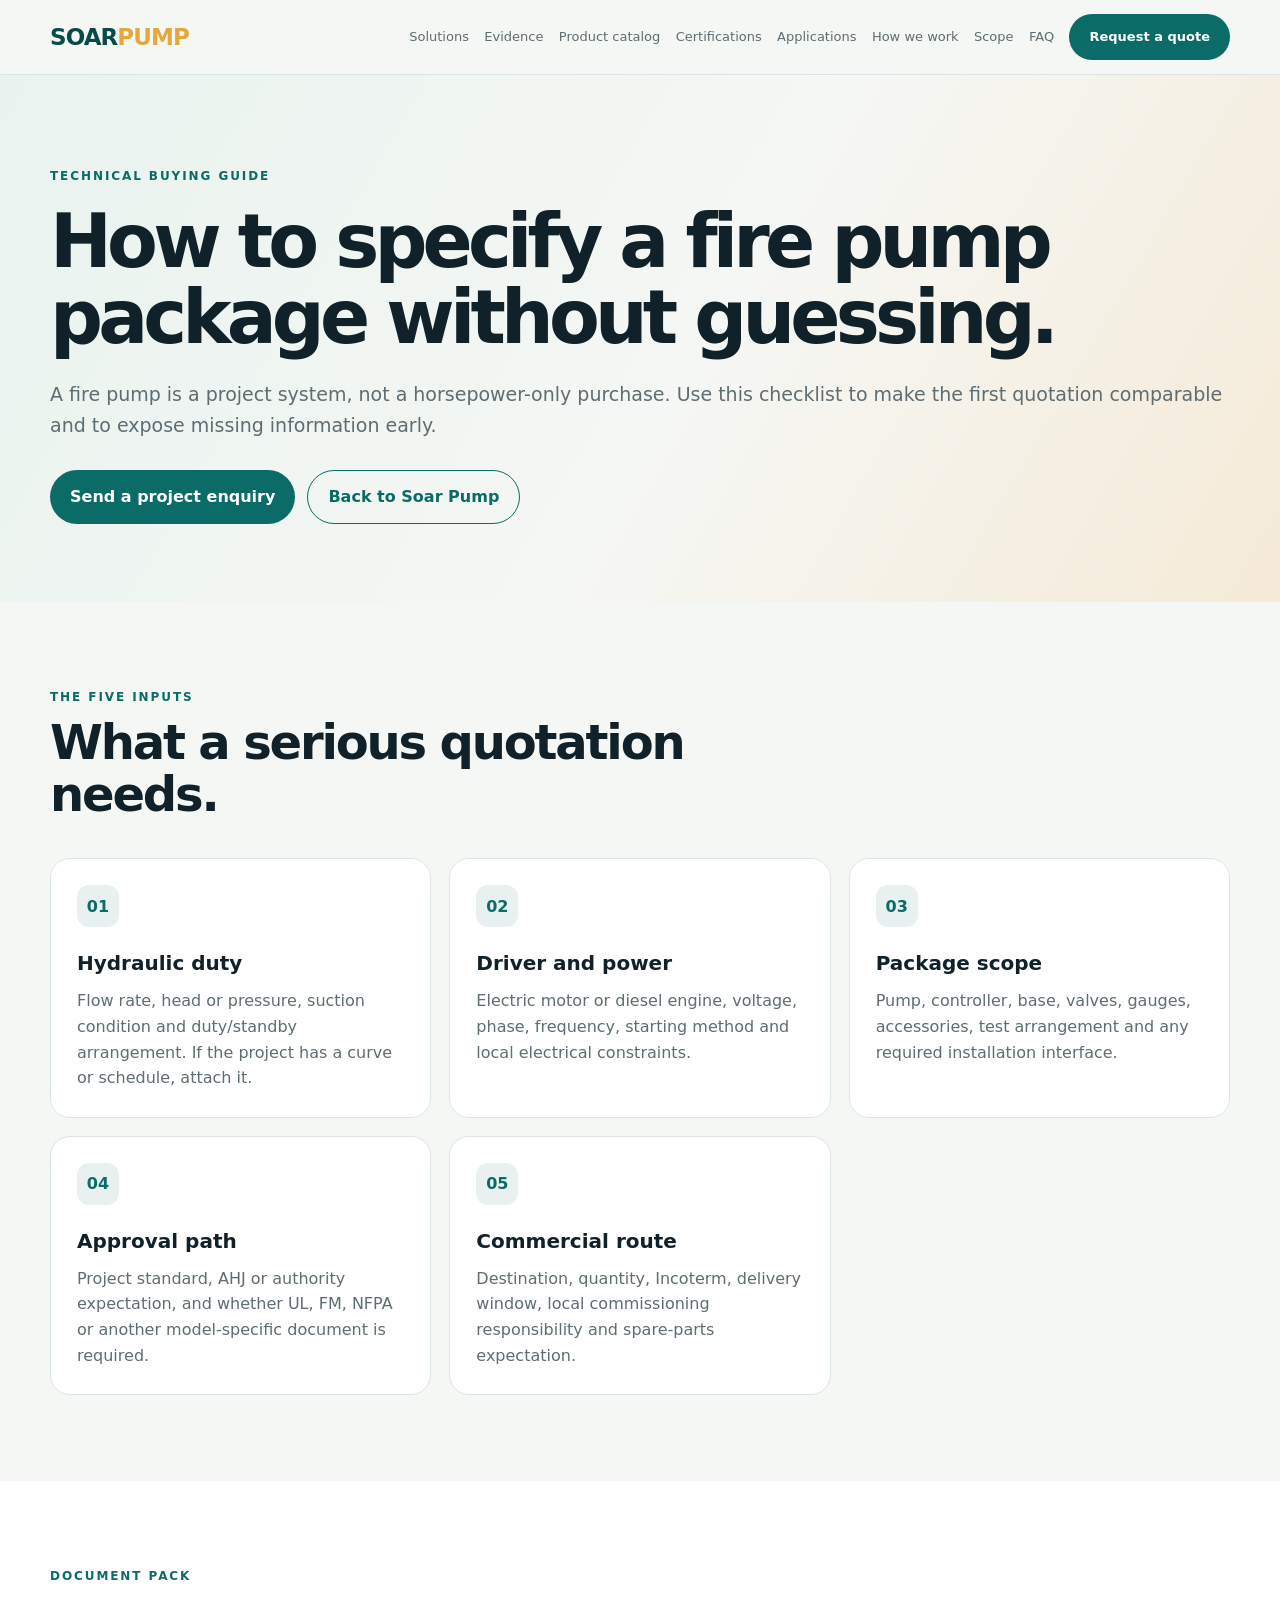
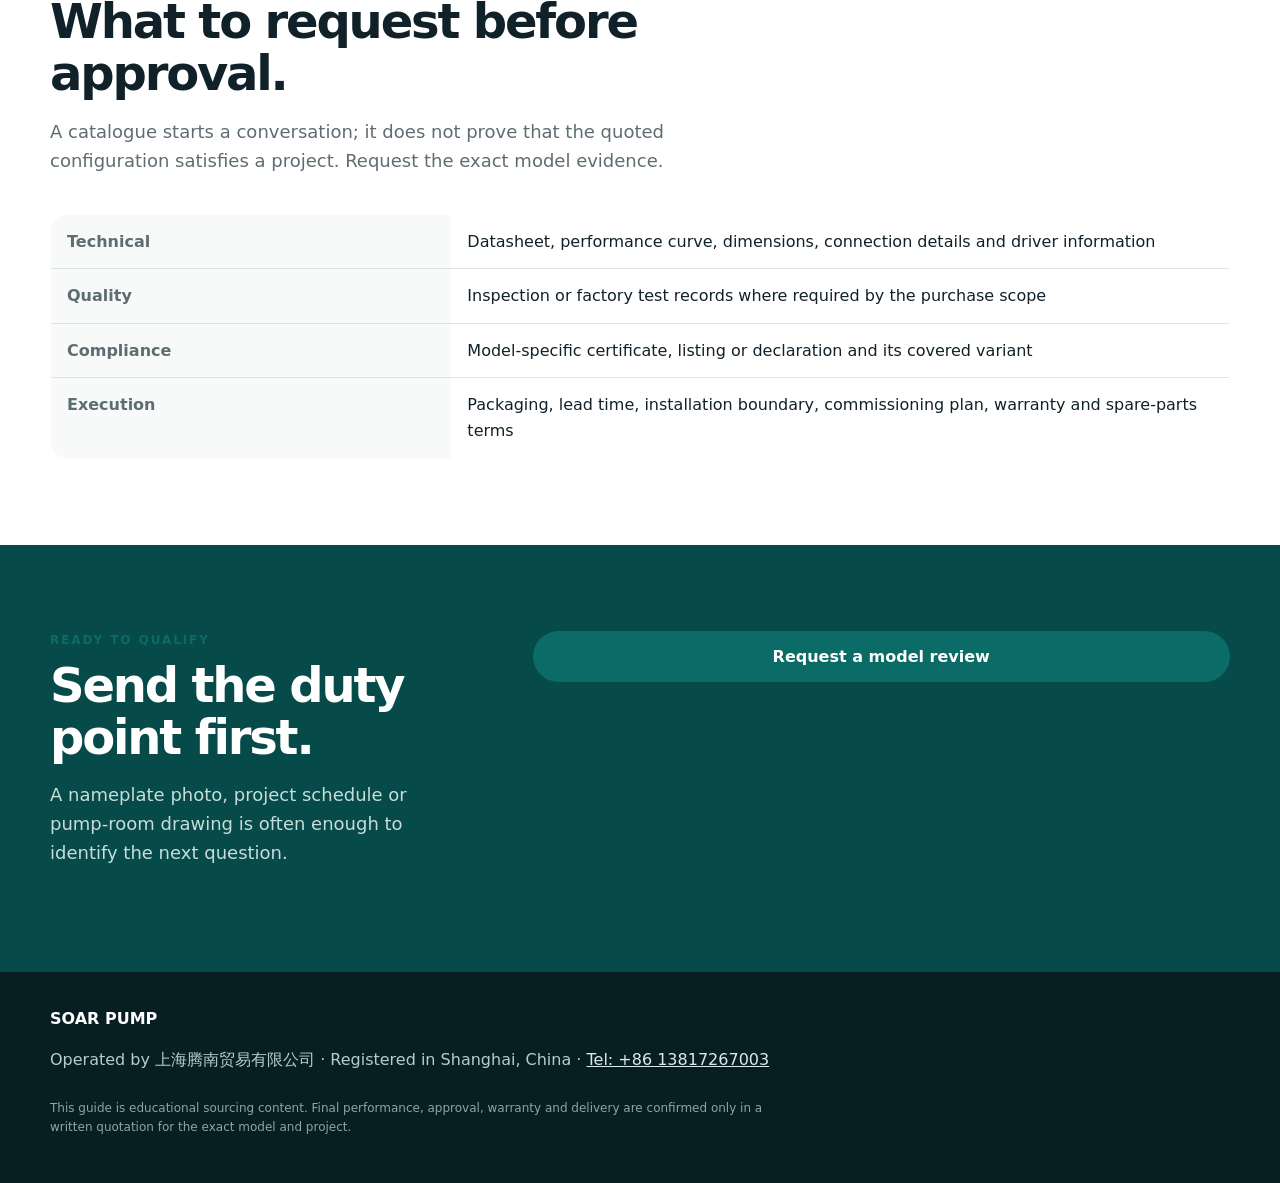
<file: fire-pump-package.html>
<!doctype html>
<html lang="en">
<head>
<meta charset="utf-8"><meta name="viewport" content="width=device-width, initial-scale=1">
<title>Fire Pump Package Guide | Soar Pump</title>
<meta name="description" content="A practical fire pump package buying guide covering duty point, driver, approvals, documents and quotation inputs for international projects.">
<link rel="canonical" href="https://soarpump.com/fire-pump-package.html"><link rel="stylesheet" href="styles.css">
<script type="application/ld+json">{"@context":"https://schema.org","@type":"Article","headline":"How to Specify a Fire Pump Package for Export Purchase","description":"A practical guide to flow, head, driver, approval and documentation inputs.","author":{"@type":"Organization","name":"Soar Pump","legalName":"上海腾南贸易有限公司"},"publisher":{"@type":"Organization","name":"Soar Pump","legalName":"上海腾南贸易有限公司","url":"https://soarpump.com/","telephone":"+86 13817267003","email":"mailto:sales@soarpump.com","address":{"@type":"PostalAddress","addressLocality":"Shanghai","addressCountry":"CN"}},"dateModified":"2026-11-11","mainEntityOfPage":"https://soarpump.com/fire-pump-package.html"}</script>
<script type="application/ld+json">{"@context":"https://schema.org","@type":"HowTo","name":"Specify a fire pump package","step":[{"@type":"HowToStep","name":"Define the duty point","text":"Record required flow, head or pressure, suction conditions and duty/standby arrangement."},{"@type":"HowToStep","name":"Define the driver and electrical system","text":"Confirm electric motor or diesel engine, voltage, phase, frequency and starting method."},{"@type":"HowToStep","name":"Define the approval path","text":"State the project standard, authority expectations and any model-specific UL, FM or other documentation requirement."},{"@type":"HowToStep","name":"Request the document pack","text":"Ask for the exact model datasheet, curve, inspection records and certificate coverage before issuing a purchase order."}]}</script>
</head>
<body><header class="nav"><div class="wrap navin"><a class="logo" href="index.html">SOAR<span>PUMP</span></a><button class="mobile-menu" type="button" aria-label="Open navigation" aria-expanded="false">☰</button><nav class="navlinks"><a href="index.html#solutions">Solutions</a><a href="index.html#trust">Evidence</a><a href="product-catalog.html">Product catalog</a><a href="certifications.html">Certifications</a><a href="index.html#cases">Applications</a><a href="index.html#process">How we work</a><a href="index.html#specs">Scope</a><a href="index.html#faq">FAQ</a><a class="navcta" href="index.html#quote">Request a quote</a></nav></div></header>
<main><section class="hero"><div class="wrap"><div class="eyebrow">Technical buying guide</div><h1>How to specify a fire pump package without guessing.</h1><p>A fire pump is a project system, not a horsepower-only purchase. Use this checklist to make the first quotation comparable and to expose missing information early.</p><div class="actions"><a class="btn primary" href="index.html#quote">Send a project enquiry</a><a class="btn secondary" href="index.html">Back to Soar Pump</a></div></div></section>
<section class="section"><div class="wrap"><div class="section-head"><div class="eyebrow">The five inputs</div><h2>What a serious quotation needs.</h2></div><div class="cards"><article class="card"><div class="icon">01</div><h3>Hydraulic duty</h3><p>Flow rate, head or pressure, suction condition and duty/standby arrangement. If the project has a curve or schedule, attach it.</p></article><article class="card"><div class="icon">02</div><h3>Driver and power</h3><p>Electric motor or diesel engine, voltage, phase, frequency, starting method and local electrical constraints.</p></article><article class="card"><div class="icon">03</div><h3>Package scope</h3><p>Pump, controller, base, valves, gauges, accessories, test arrangement and any required installation interface.</p></article><article class="card"><div class="icon">04</div><h3>Approval path</h3><p>Project standard, AHJ or authority expectation, and whether UL, FM, NFPA or another model-specific document is required.</p></article><article class="card"><div class="icon">05</div><h3>Commercial route</h3><p>Destination, quantity, Incoterm, delivery window, local commissioning responsibility and spare-parts expectation.</p></article></div></div></section>
<section class="section alt"><div class="wrap"><div class="section-head"><div class="eyebrow">Document pack</div><h2>What to request before approval.</h2><p class="section-lead">A catalogue starts a conversation; it does not prove that the quoted configuration satisfies a project. Request the exact model evidence.</p></div><table class="specs"><tbody><tr><th>Technical</th><td>Datasheet, performance curve, dimensions, connection details and driver information</td></tr><tr><th>Quality</th><td>Inspection or factory test records where required by the purchase scope</td></tr><tr><th>Compliance</th><td>Model-specific certificate, listing or declaration and its covered variant</td></tr><tr><th>Execution</th><td>Packaging, lead time, installation boundary, commissioning plan, warranty and spare-parts terms</td></tr></tbody></table></div></section>
<section class="section quote"><div class="wrap quote-grid"><div><div class="eyebrow">Ready to qualify</div><h2>Send the duty point first.</h2><p class="section-lead">A nameplate photo, project schedule or pump-room drawing is often enough to identify the next question.</p></div><a class="btn primary" href="index.html#quote">Request a model review</a></div></section></main>
<footer class="footer"><div class="wrap"><strong>SOAR PUMP</strong><p>Operated by 上海腾南贸易有限公司 · Registered in Shanghai, China · <a href="tel:+8613817267003">Tel: +86 13817267003</a></p><p class="legal">This guide is educational sourcing content. Final performance, approval, warranty and delivery are confirmed only in a written quotation for the exact model and project.</p></div></footer><script src="site.js"></script></body></html>
</file>
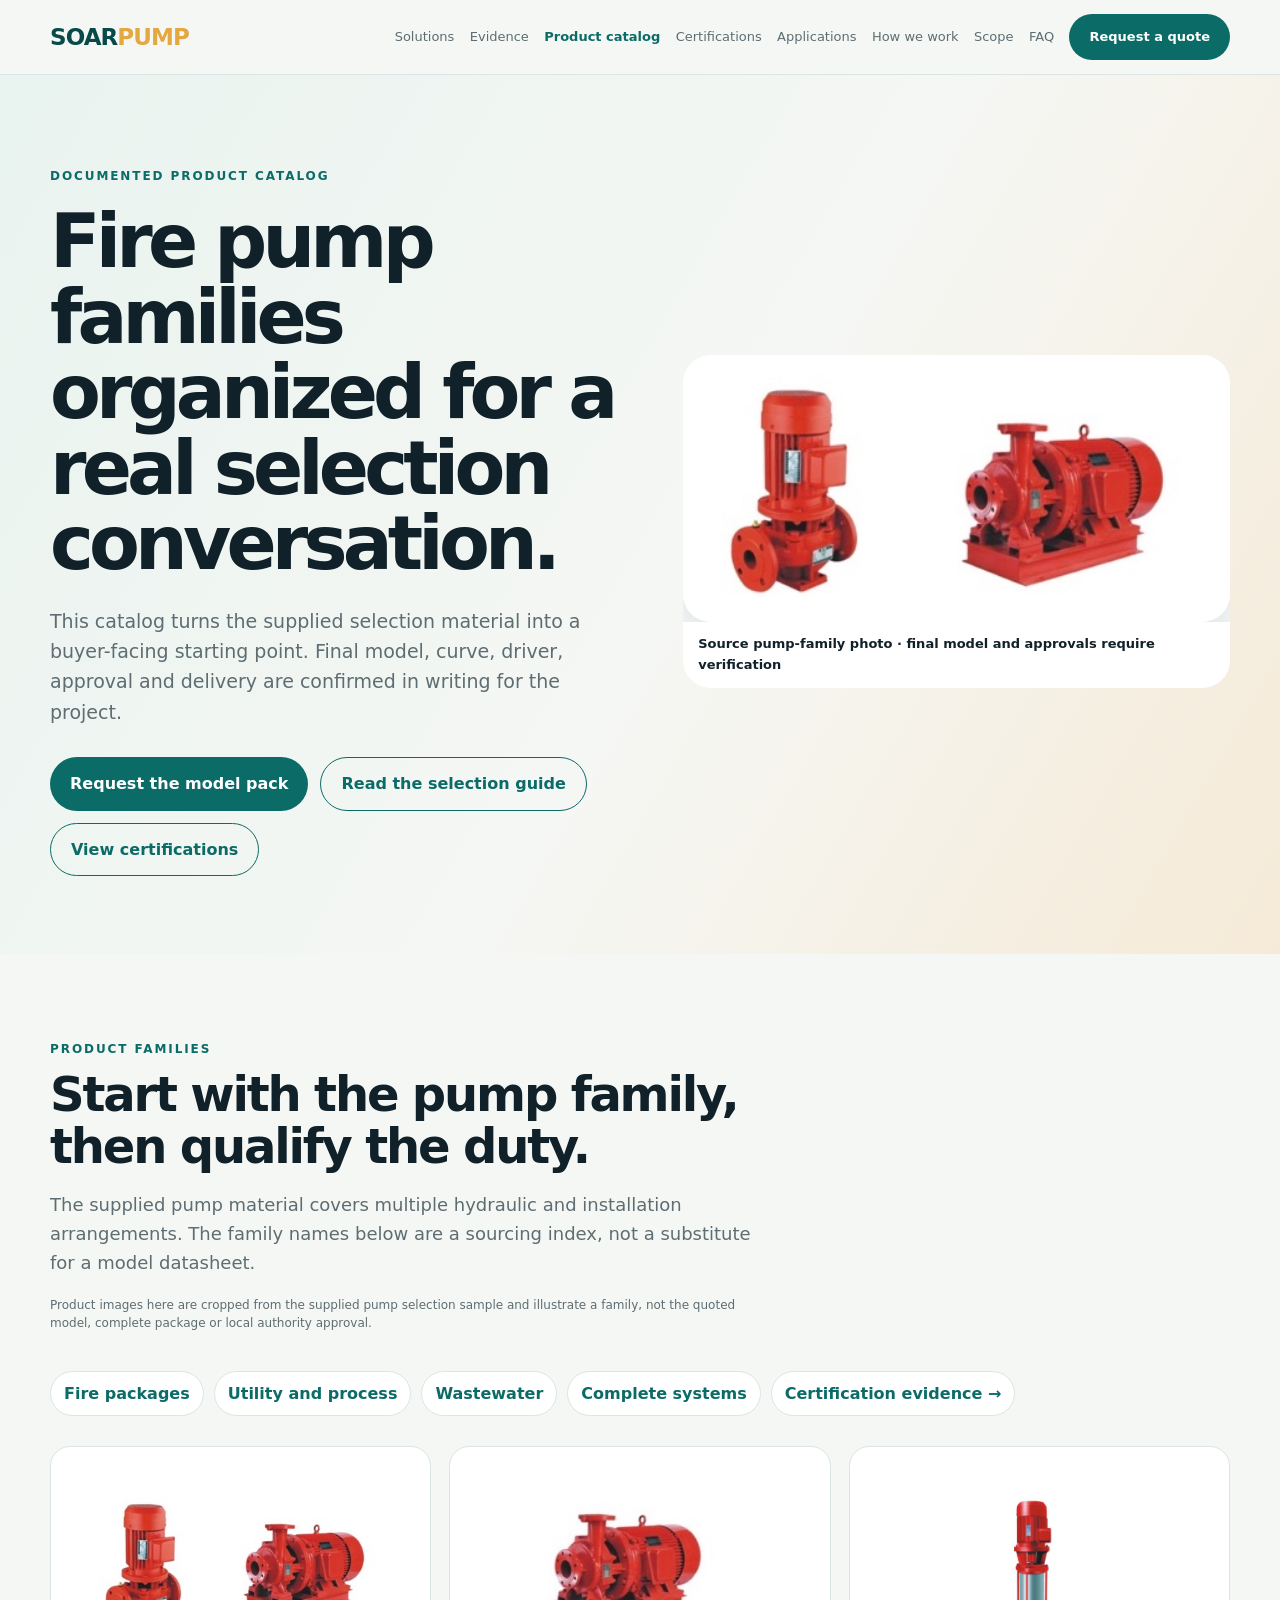
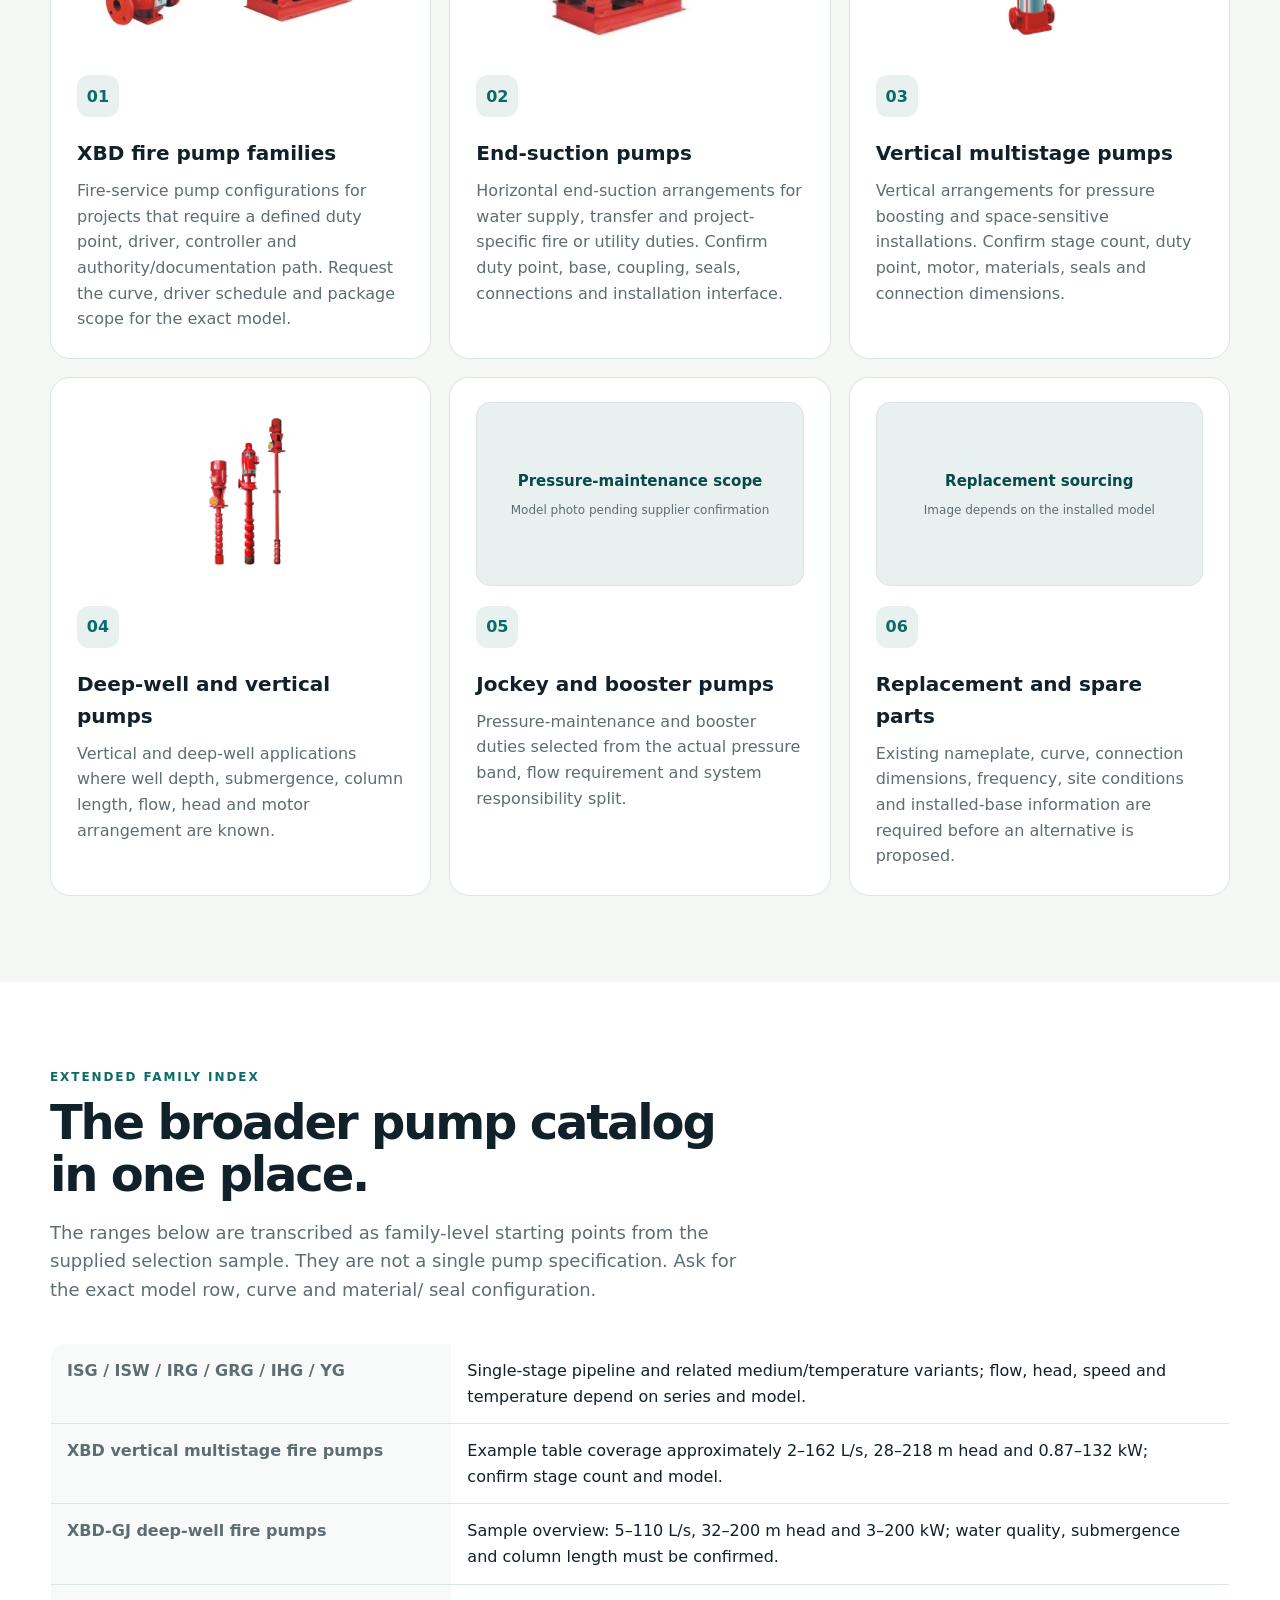
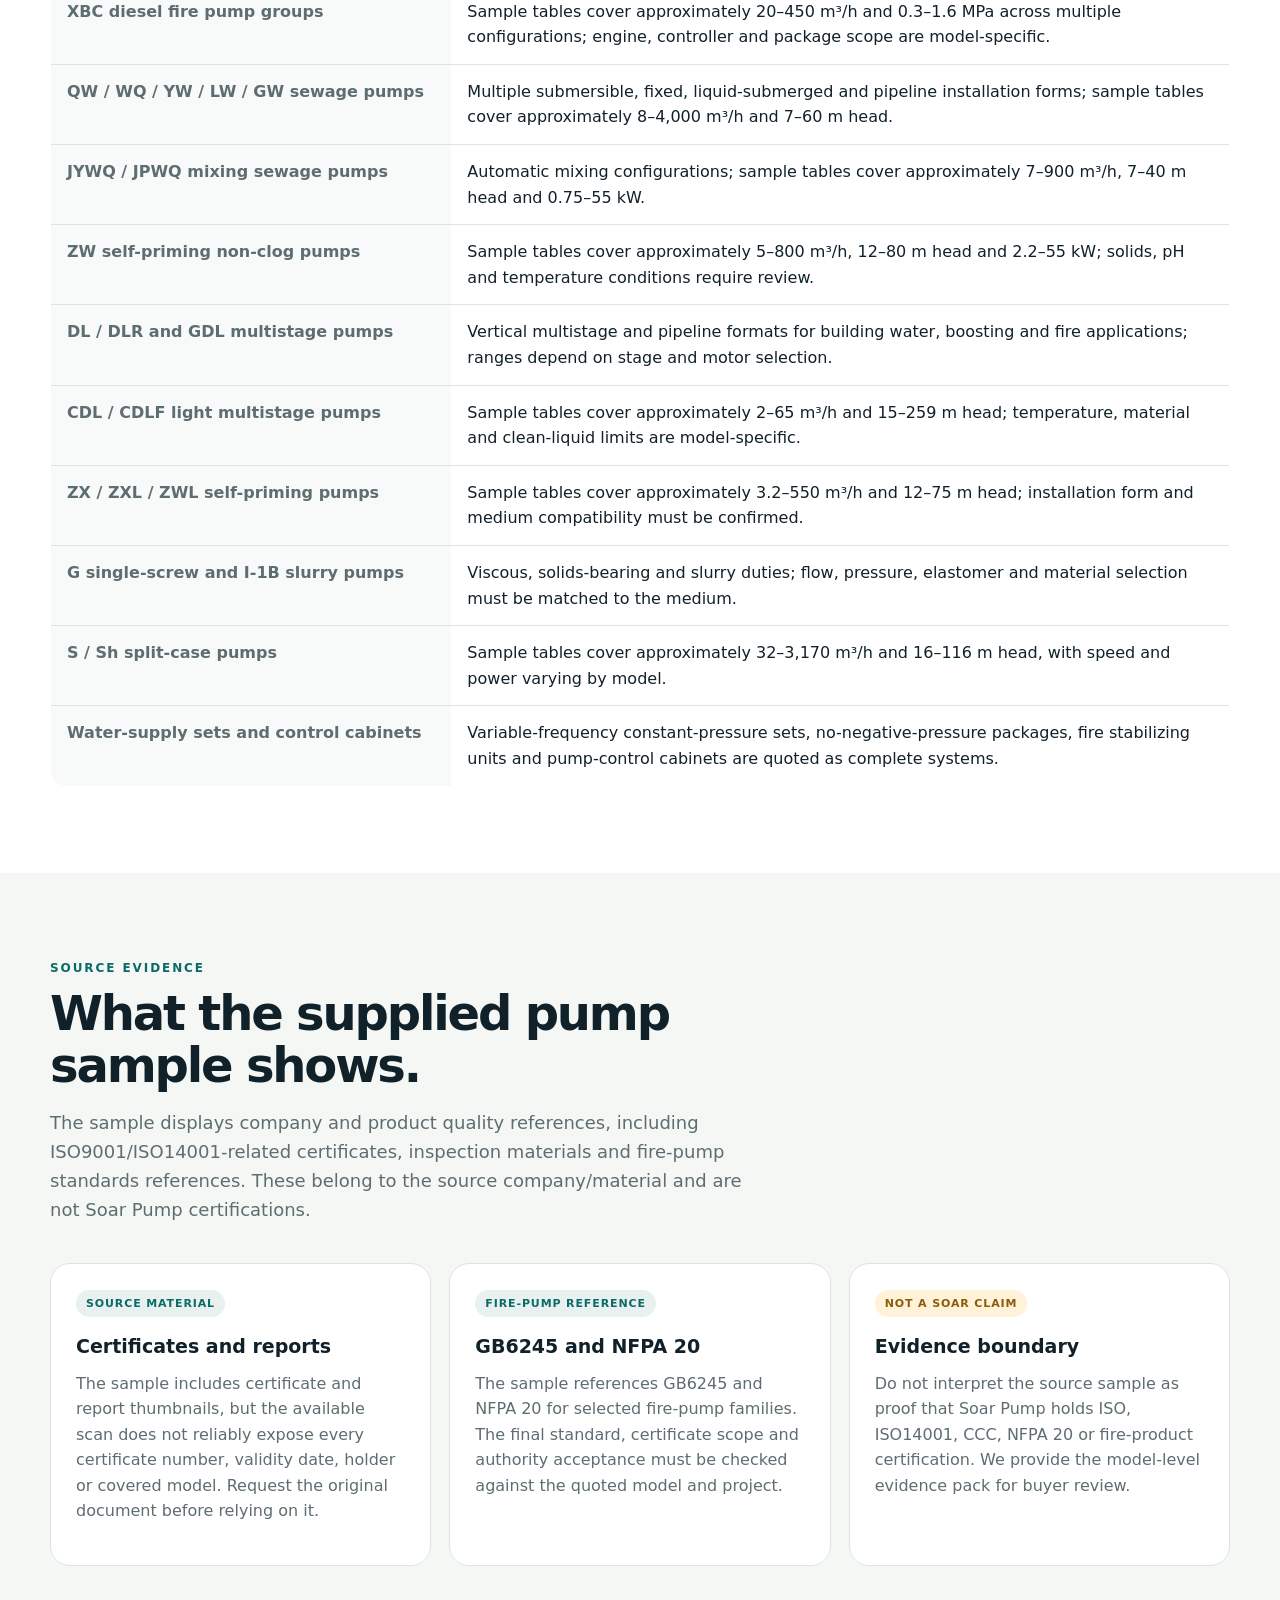
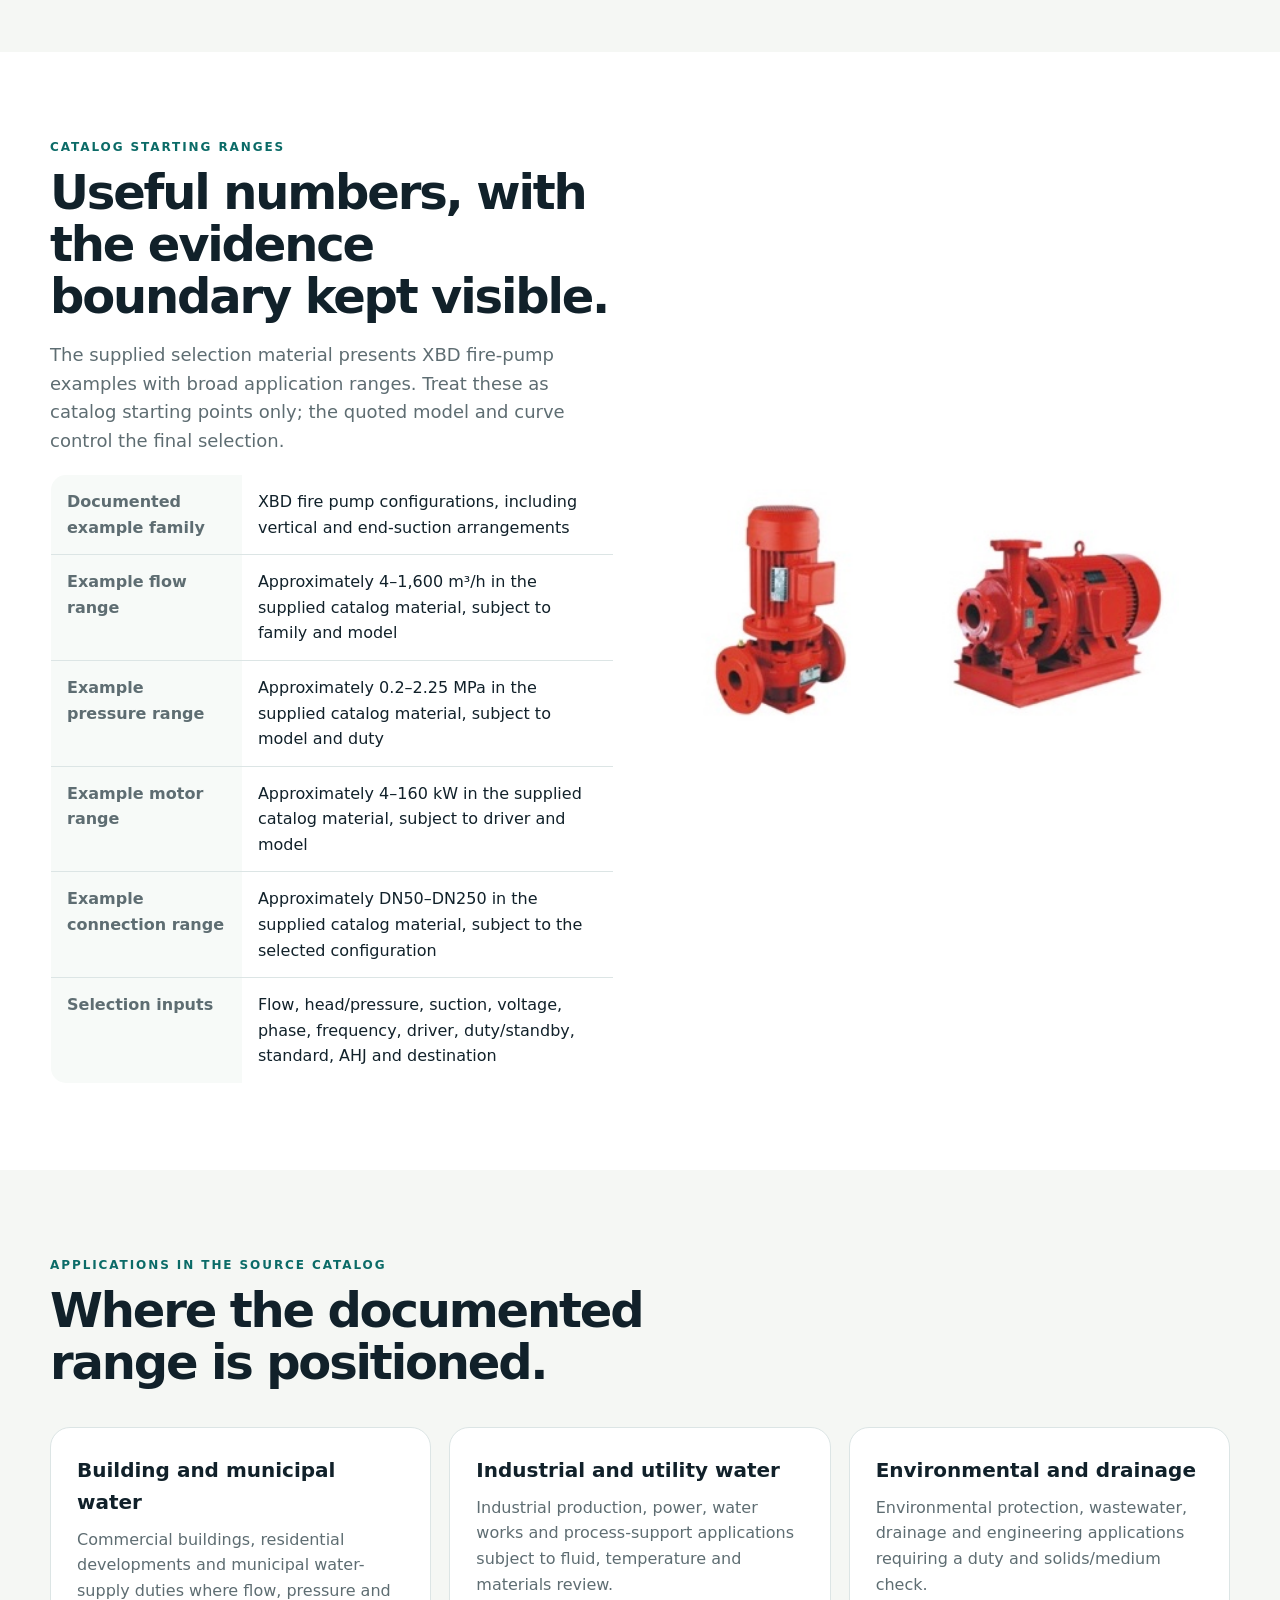
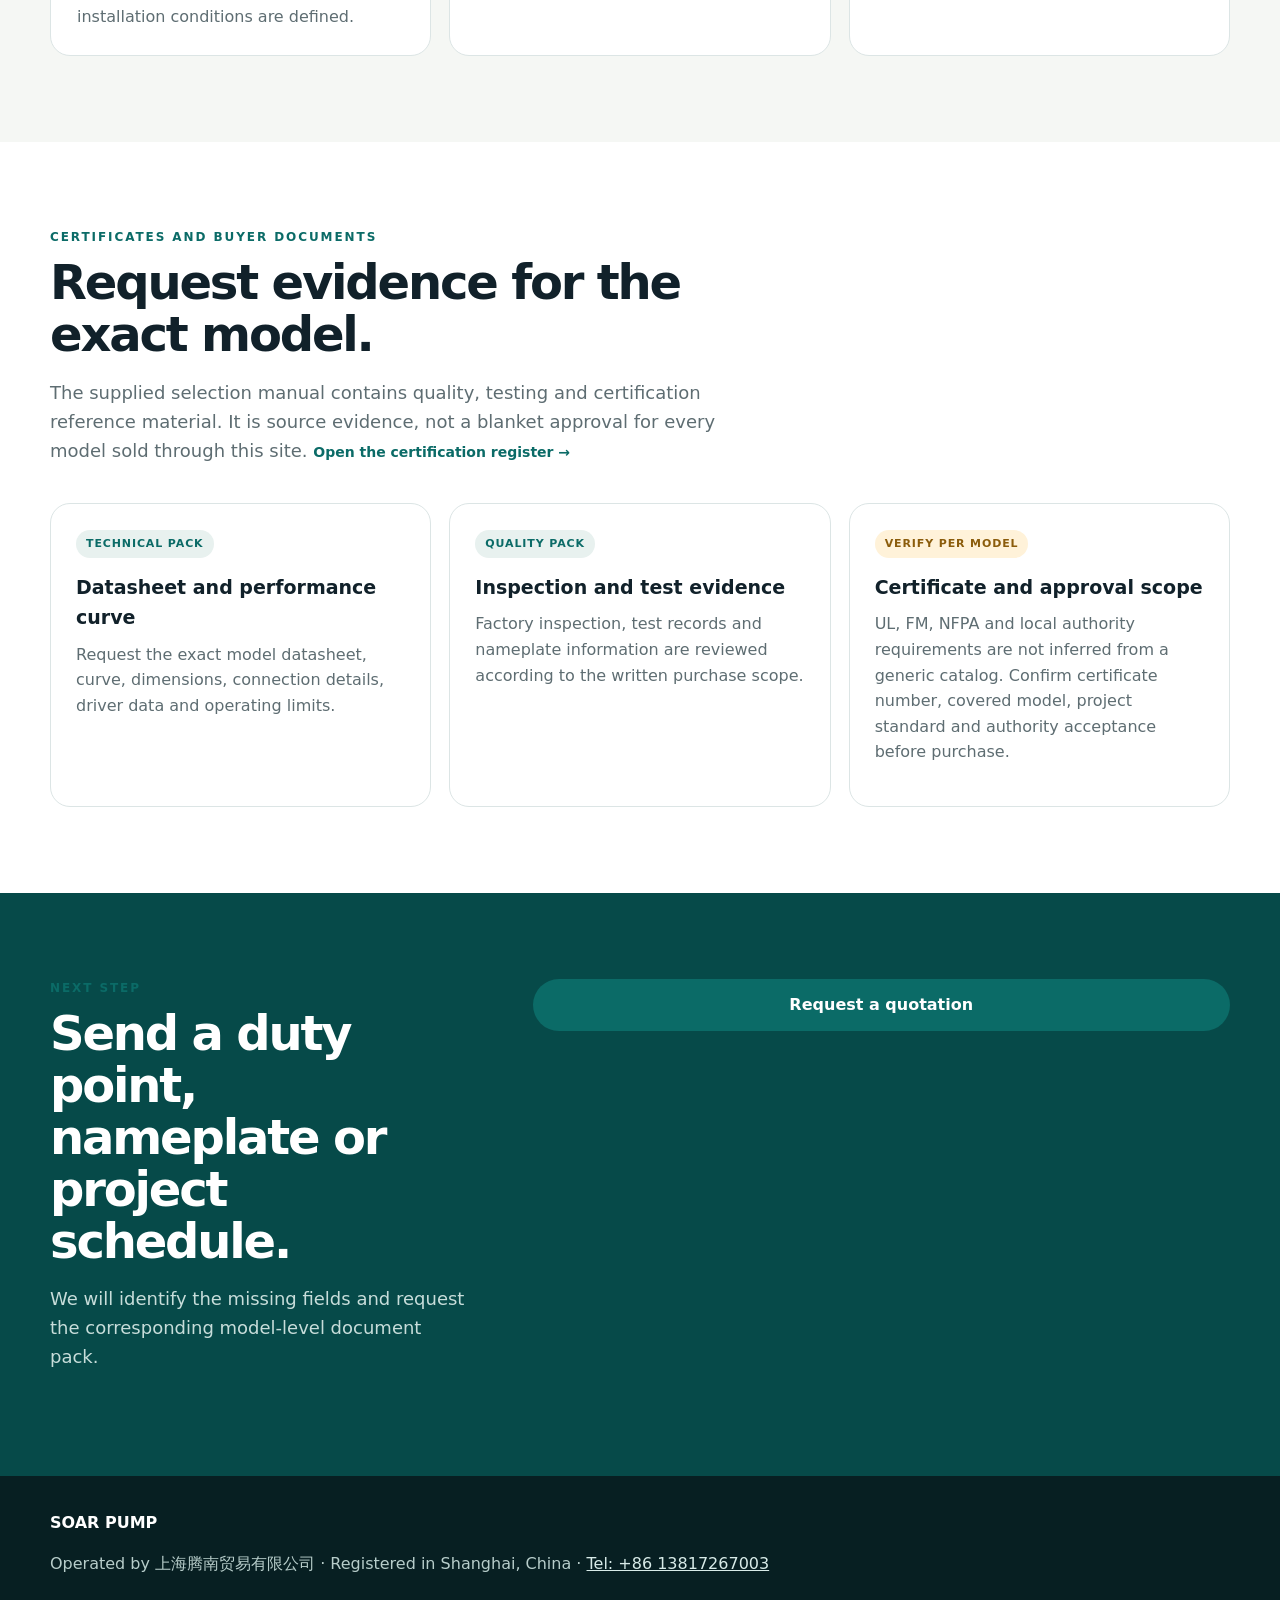
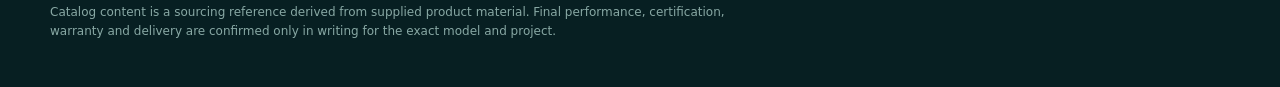
<file: product-catalog.html>
<!doctype html>
<html lang="en">
<head>
<meta charset="utf-8"><meta name="viewport" content="width=device-width, initial-scale=1">
<title>Fire Pump Catalog | Soar Pump</title>
<meta name="description" content="Buyer-facing fire pump catalog covering documented pump families, duty inputs, applications and model-level certification review for export projects.">
<link rel="canonical" href="https://soarpump.com/product-catalog.html"><link rel="stylesheet" href="styles.css">
<script type="application/ld+json">{"@context":"https://schema.org","@type":"CollectionPage","name":"Fire Pump Product Catalog","description":"A buyer-facing catalog of documented fire pump families and the information required for model selection.","url":"https://soarpump.com/product-catalog.html","isPartOf":{"@type":"WebSite","name":"Soar Pump","url":"https://soarpump.com/"},"about":{"@type":"Thing","name":"Fire pump product families"}}</script>
<script type="application/ld+json">{"@context":"https://schema.org","@type":"BreadcrumbList","itemListElement":[{"@type":"ListItem","position":1,"name":"Soar Pump","item":"https://soarpump.com/"},{"@type":"ListItem","position":2,"name":"Product catalog","item":"https://soarpump.com/product-catalog.html"}]}</script>
</head>
<body><header class="nav"><div class="wrap navin"><a class="logo" href="index.html">SOAR<span>PUMP</span></a><button class="mobile-menu" type="button" aria-label="Open navigation" aria-expanded="false">☰</button><nav class="navlinks"><a href="index.html#solutions">Solutions</a><a href="index.html#trust">Evidence</a><a href="product-catalog.html" aria-current="page">Product catalog</a><a href="certifications.html">Certifications</a><a href="index.html#cases">Applications</a><a href="index.html#process">How we work</a><a href="index.html#specs">Scope</a><a href="index.html#faq">FAQ</a><a class="navcta" href="index.html#quote">Request a quote</a></nav></div></header>
<main><section class="hero"><div class="wrap hero-grid"><div><div class="eyebrow">Documented product catalog</div><h1><span class="desktop-title">Fire pump families organized for a real selection conversation.</span><span class="mobile-title">Fire pump<br>families<br>organized for<br>a real selection<br>conversation.</span></h1><p><span class="desktop-lead">This catalog turns the supplied selection material into a buyer-facing starting point. Final model, curve, driver, approval and delivery are confirmed in writing for the project.</span><span class="mobile-lead">A buyer-facing index<br>of pump families,<br>duty inputs and<br>project documents.</span></p><div class="actions"><a class="btn primary" href="index.html#quote">Request the model pack</a><a class="btn secondary" href="fire-pump-package.html">Read the selection guide</a><a class="btn secondary" href="certifications.html">View certifications</a></div></div><div class="hero-media"><img src="assets/fire-pump-clean.jpg" alt="Clean product photograph showing representative vertical and end-suction fire pump configurations"><div class="media-tag">Source pump-family photo · final model and approvals require verification</div></div></div></section>
<section class="section"><div class="wrap"><div class="section-head"><div class="eyebrow">Product families</div><h2>Start with the pump family, then qualify the duty.</h2><p class="section-lead">The supplied pump material covers multiple hydraulic and installation arrangements. The family names below are a sourcing index, not a substitute for a model datasheet.</p><p class="catalog-image-disclosure">Product images here are cropped from the supplied pump selection sample and illustrate a family, not the quoted model, complete package or local authority approval.</p></div><div class="catalog-links"><a href="#fire">Fire packages</a><a href="#utility">Utility and process</a><a href="#wastewater">Wastewater</a><a href="#systems">Complete systems</a><a href="certifications.html">Certification evidence →</a></div><div class="cards" id="fire"><article class="card"><img class="card-media" src="assets/fire-pump-clean.jpg" alt="Representative fire pump pair"><div class="icon">01</div><h3>XBD fire pump families</h3><p>Fire-service pump configurations for projects that require a defined duty point, driver, controller and authority/documentation path. Request the curve, driver schedule and package scope for the exact model.</p></article><article class="card"><img class="card-media" src="assets/end-suction-pump.jpg" alt="Representative horizontal end-suction pump"><div class="icon">02</div><h3>End-suction pumps</h3><p>Horizontal end-suction arrangements for water supply, transfer and project-specific fire or utility duties. Confirm duty point, base, coupling, seals, connections and installation interface.</p></article><article class="card"><img class="card-media" src="assets/vertical-multistage-fire-pump.jpg" alt="Vertical multistage fire pump depicted in the supplier selection catalog"><div class="icon">03</div><h3>Vertical multistage pumps</h3><p>Vertical arrangements for pressure boosting and space-sensitive installations. Confirm stage count, duty point, motor, materials, seals and connection dimensions.</p></article><article class="card"><img class="card-media" src="assets/deep-well-fire-pump.jpg" alt="Three deep-well fire pump arrangements shown in the supplier selection catalog"><div class="icon">04</div><h3>Deep-well and vertical pumps</h3><p>Vertical and deep-well applications where well depth, submergence, column length, flow, head and motor arrangement are known.</p></article><article class="card"><div class="card-media-placeholder">Pressure-maintenance scope<small>Model photo pending supplier confirmation</small></div><div class="icon">05</div><h3>Jockey and booster pumps</h3><p>Pressure-maintenance and booster duties selected from the actual pressure band, flow requirement and system responsibility split.</p></article><article class="card"><div class="card-media-placeholder">Replacement sourcing<small>Image depends on the installed model</small></div><div class="icon">06</div><h3>Replacement and spare parts</h3><p>Existing nameplate, curve, connection dimensions, frequency, site conditions and installed-base information are required before an alternative is proposed.</p></article></div></div></section>
<section class="section alt"><div class="wrap"><div class="section-head"><div class="eyebrow">Extended family index</div><h2>The broader pump catalog in one place.</h2><p class="section-lead">The ranges below are transcribed as family-level starting points from the supplied selection sample. They are not a single pump specification. Ask for the exact model row, curve and material/ seal configuration.</p></div><div id="utility"></div><div id="wastewater"></div><div id="systems"></div><table class="specs"><tbody><tr><th>ISG / ISW / IRG / GRG / IHG / YG</th><td>Single-stage pipeline and related medium/temperature variants; flow, head, speed and temperature depend on series and model.</td></tr><tr><th>XBD vertical multistage fire pumps</th><td>Example table coverage approximately 2–162 L/s, 28–218 m head and 0.87–132 kW; confirm stage count and model.</td></tr><tr><th>XBD-GJ deep-well fire pumps</th><td>Sample overview: 5–110 L/s, 32–200 m head and 3–200 kW; water quality, submergence and column length must be confirmed.</td></tr><tr><th>XBC diesel fire pump groups</th><td>Sample tables cover approximately 20–450 m³/h and 0.3–1.6 MPa across multiple configurations; engine, controller and package scope are model-specific.</td></tr><tr><th>QW / WQ / YW / LW / GW sewage pumps</th><td>Multiple submersible, fixed, liquid-submerged and pipeline installation forms; sample tables cover approximately 8–4,000 m³/h and 7–60 m head.</td></tr><tr><th>JYWQ / JPWQ mixing sewage pumps</th><td>Automatic mixing configurations; sample tables cover approximately 7–900 m³/h, 7–40 m head and 0.75–55 kW.</td></tr><tr><th>ZW self-priming non-clog pumps</th><td>Sample tables cover approximately 5–800 m³/h, 12–80 m head and 2.2–55 kW; solids, pH and temperature conditions require review.</td></tr><tr><th>DL / DLR and GDL multistage pumps</th><td>Vertical multistage and pipeline formats for building water, boosting and fire applications; ranges depend on stage and motor selection.</td></tr><tr><th>CDL / CDLF light multistage pumps</th><td>Sample tables cover approximately 2–65 m³/h and 15–259 m head; temperature, material and clean-liquid limits are model-specific.</td></tr><tr><th>ZX / ZXL / ZWL self-priming pumps</th><td>Sample tables cover approximately 3.2–550 m³/h and 12–75 m head; installation form and medium compatibility must be confirmed.</td></tr><tr><th>G single-screw and I-1B slurry pumps</th><td>Viscous, solids-bearing and slurry duties; flow, pressure, elastomer and material selection must be matched to the medium.</td></tr><tr><th>S / Sh split-case pumps</th><td>Sample tables cover approximately 32–3,170 m³/h and 16–116 m head, with speed and power varying by model.</td></tr><tr><th>Water-supply sets and control cabinets</th><td>Variable-frequency constant-pressure sets, no-negative-pressure packages, fire stabilizing units and pump-control cabinets are quoted as complete systems.</td></tr></tbody></table></div></section>
<section class="section"><div class="wrap"><div class="section-head"><div class="eyebrow">Source evidence</div><h2>What the supplied pump sample shows.</h2><p class="section-lead">The sample displays company and product quality references, including ISO9001/ISO14001-related certificates, inspection materials and fire-pump standards references. These belong to the source company/material and are not Soar Pump certifications.</p></div><div class="evidence-grid"><article class="evidence-card"><span class="status">Source material</span><h3>Certificates and reports</h3><p>The sample includes certificate and report thumbnails, but the available scan does not reliably expose every certificate number, validity date, holder or covered model. Request the original document before relying on it.</p></article><article class="evidence-card"><span class="status">Fire-pump reference</span><h3>GB6245 and NFPA 20</h3><p>The sample references GB6245 and NFPA 20 for selected fire-pump families. The final standard, certificate scope and authority acceptance must be checked against the quoted model and project.</p></article><article class="evidence-card"><span class="status pending">Not a Soar claim</span><h3>Evidence boundary</h3><p>Do not interpret the source sample as proof that Soar Pump holds ISO, ISO14001, CCC, NFPA 20 or fire-product certification. We provide the model-level evidence pack for buyer review.</p></article></div></div></section>
<section class="section alt"><div class="wrap split"><div><div class="eyebrow">Catalog starting ranges</div><h2>Useful numbers, with the evidence boundary kept visible.</h2><p class="section-lead">The supplied selection material presents XBD fire-pump examples with broad application ranges. Treat these as catalog starting points only; the quoted model and curve control the final selection.</p><table class="specs"><tbody><tr><th>Documented example family</th><td>XBD fire pump configurations, including vertical and end-suction arrangements</td></tr><tr><th>Example flow range</th><td>Approximately 4–1,600 m³/h in the supplied catalog material, subject to family and model</td></tr><tr><th>Example pressure range</th><td>Approximately 0.2–2.25 MPa in the supplied catalog material, subject to model and duty</td></tr><tr><th>Example motor range</th><td>Approximately 4–160 kW in the supplied catalog material, subject to driver and model</td></tr><tr><th>Example connection range</th><td>Approximately DN50–DN250 in the supplied catalog material, subject to the selected configuration</td></tr><tr><th>Selection inputs</th><td>Flow, head/pressure, suction, voltage, phase, frequency, driver, duty/standby, standard, AHJ and destination</td></tr></tbody></table></div><div class="split-media"><img src="assets/fire-pump-clean.jpg" alt="Representative clean fire pump product photograph"></div></div></section>
<section class="section"><div class="wrap"><div class="section-head"><div class="eyebrow">Applications in the source catalog</div><h2>Where the documented range is positioned.</h2></div><div class="cards"><article class="card"><h3>Building and municipal water</h3><p>Commercial buildings, residential developments and municipal water-supply duties where flow, pressure and installation conditions are defined.</p></article><article class="card"><h3>Industrial and utility water</h3><p>Industrial production, power, water works and process-support applications subject to fluid, temperature and materials review.</p></article><article class="card"><h3>Environmental and drainage</h3><p>Environmental protection, wastewater, drainage and engineering applications requiring a duty and solids/medium check.</p></article></div></div></section>
<section class="section alt"><div class="wrap"><div class="section-head"><div class="eyebrow">Certificates and buyer documents</div><h2>Request evidence for the exact model.</h2><p class="section-lead">The supplied selection manual contains quality, testing and certification reference material. It is source evidence, not a blanket approval for every model sold through this site. <a class="download" href="certifications.html">Open the certification register →</a></p></div><div class="evidence-grid"><article class="evidence-card"><span class="status">Technical pack</span><h3>Datasheet and performance curve</h3><p>Request the exact model datasheet, curve, dimensions, connection details, driver data and operating limits.</p></article><article class="evidence-card"><span class="status">Quality pack</span><h3>Inspection and test evidence</h3><p>Factory inspection, test records and nameplate information are reviewed according to the written purchase scope.</p></article><article class="evidence-card"><span class="status pending">Verify per model</span><h3>Certificate and approval scope</h3><p>UL, FM, NFPA and local authority requirements are not inferred from a generic catalog. Confirm certificate number, covered model, project standard and authority acceptance before purchase.</p></article></div></div></section>
<section class="section quote"><div class="wrap quote-grid"><div><div class="eyebrow">Next step</div><h2>Send a duty point, nameplate or project schedule.</h2><p class="section-lead">We will identify the missing fields and request the corresponding model-level document pack.</p></div><a class="btn primary" href="index.html#quote">Request a quotation</a></div></section></main>
<footer class="footer"><div class="wrap"><strong>SOAR PUMP</strong><p>Operated by 上海腾南贸易有限公司 · Registered in Shanghai, China · <a href="tel:+8613817267003">Tel: +86 13817267003</a></p><p class="legal">Catalog content is a sourcing reference derived from supplied product material. Final performance, certification, warranty and delivery are confirmed only in writing for the exact model and project.</p></div></footer><script src="site.js"></script></body></html>
</file>
<file: styles.css>
:root{--ink:#11212a;--muted:#5e6d72;--line:#dce5e5;--paper:#f5f7f4;--white:#fff;--brand:#0b6b67;--brand-dark:#064a49;--accent:#e4a83f;--soft:#e8f1ef;--max:1180px}*{box-sizing:border-box}html{scroll-behavior:smooth}body{margin:0;overflow-x:hidden;font-family:Inter,ui-sans-serif,system-ui,-apple-system,BlinkMacSystemFont,"Segoe UI",sans-serif;color:var(--ink);background:var(--paper);line-height:1.6}a{color:inherit}.wrap{width:min(var(--max),calc(100% - 40px));margin:auto}.topbar{background:var(--brand-dark);color:#e9f5f2;font-size:13px}.topbar .wrap{display:flex;justify-content:space-between;gap:20px;padding:9px 0}.nav{position:sticky;top:0;z-index:5;background:rgba(245,247,244,.94);backdrop-filter:blur(12px);border-bottom:1px solid var(--line)}.navin{display:flex;align-items:center;justify-content:space-between;min-height:74px;gap:28px}.logo{font-weight:850;letter-spacing:-.04em;font-size:23px;text-decoration:none;color:var(--brand-dark)}.logo span{color:var(--accent)}.navlinks{display:flex;gap:24px;align-items:center;font-size:14px}.navlinks a{text-decoration:none;color:var(--muted)}.navlinks a:hover{color:var(--brand)}.navcta,.btn{display:inline-flex;align-items:center;justify-content:center;border:0;border-radius:999px;padding:13px 20px;font-weight:750;text-decoration:none;cursor:pointer}.navcta,.btn.primary{background:var(--brand);color:white}.btn.secondary{border:1px solid var(--brand);color:var(--brand);background:transparent}.hero{padding:92px 0 78px;background:linear-gradient(120deg,#e9f3ef 0%,#f5f7f4 55%,#f5ead7 100%)}.hero-grid{display:grid;grid-template-columns:1.02fr .98fr;gap:64px;align-items:center}.eyebrow{font-size:12px;letter-spacing:.16em;text-transform:uppercase;color:var(--brand);font-weight:800}.hero h1{font-size:clamp(42px,6vw,74px);line-height:1.02;letter-spacing:-.065em;margin:18px 0 24px;max-width:690px}.hero p{font-size:19px;color:var(--muted);max-width:620px}.actions{display:flex;gap:12px;flex-wrap:wrap;margin-top:30px}.hero-media{position:relative;min-width:0;overflow:hidden;border-radius:28px;background:#fff}.hero-media img{width:100%;max-width:100%;height:auto;max-height:480px;object-fit:contain;display:block;border-radius:28px;box-shadow:0 28px 65px rgba(7,57,54,.18)}.media-tag{position:absolute;left:20px;right:20px;bottom:20px;background:rgba(255,255,255,.94);border-radius:14px;padding:12px 15px;font-size:13px;font-weight:750}.hero-grid>*,.split>*,.quote-grid>*,.section-head,.card,.evidence-card{min-width:0}.mobile-title,.mobile-lead{display:none}.hero h1{width:100%;max-width:100%;overflow-wrap:anywhere;word-break:break-word}.hero p{width:100%;max-width:100%;overflow-wrap:anywhere}.actions .btn{max-width:100%;min-width:0;white-space:normal;text-align:center}.evidence-image{position:relative;max-width:900px;background:#fff;border:1px solid var(--line);border-radius:22px;padding:12px;overflow:hidden}.evidence-image img{display:block;width:100%;max-width:100%;height:auto;border-radius:14px}.evidence-image .media-tag{position:relative;left:auto;right:auto;bottom:auto;margin:10px 4px 2px;display:block}.card img.card-media{display:block;width:100%;height:150px;object-fit:contain;border-radius:14px;background:#fff;margin:-2px 0 20px}.catalog-links{display:flex;gap:10px;flex-wrap:wrap;margin:0 0 30px}.catalog-links a{display:inline-flex;padding:9px 13px;border:1px solid var(--line);border-radius:999px;text-decoration:none;color:var(--brand);font-weight:750;background:#fff}.catalog-links a:hover{border-color:var(--brand);background:var(--soft)}.table-scroll{overflow-x:auto}.section{padding:86px 0}.section.alt{background:white}.section-head{max-width:720px;margin-bottom:38px}.section h2{font-size:clamp(30px,4vw,48px);letter-spacing:-.045em;line-height:1.08;margin:10px 0 16px}.section-lead{color:var(--muted);font-size:18px}.cards{display:grid;grid-template-columns:repeat(3,1fr);gap:18px}.card{background:white;border:1px solid var(--line);border-radius:20px;padding:26px}.alt .card{background:var(--paper)}.card h3{margin:0 0 9px;font-size:20px}.card p{margin:0;color:var(--muted)}.icon{width:42px;height:42px;border-radius:12px;background:var(--soft);color:var(--brand);display:grid;place-items:center;font-weight:900;margin-bottom:20px}.split{display:grid;grid-template-columns:1fr 1fr;gap:52px;align-items:center}.split-media img{width:100%;max-height:520px;object-fit:cover;border-radius:24px}.checks{display:grid;gap:12px;padding:0;margin:24px 0;list-style:none}.checks li{display:flex;gap:12px;align-items:flex-start}.checks li:before{content:"✓";flex:0 0 23px;height:23px;border-radius:50%;background:var(--brand);color:white;display:grid;place-items:center;font-size:13px;font-weight:900}.specs{width:100%;border-collapse:collapse;background:white;border:1px solid var(--line);border-radius:16px;overflow:hidden}.specs th,.specs td{text-align:left;padding:14px 16px;border-bottom:1px solid var(--line);vertical-align:top}.specs th{width:34%;color:var(--muted);font-weight:600;background:#f7faf8}.specs tr:last-child td,.specs tr:last-child th{border-bottom:0}.quote{background:var(--brand-dark);color:white}.quote .section-lead{color:#c7ddda}.quote-grid{display:grid;grid-template-columns:.75fr 1.25fr;gap:64px;align-items:start}.form{background:white;color:var(--ink);border-radius:22px;padding:28px;display:grid;gap:14px}.form-grid{display:grid;grid-template-columns:1fr 1fr;gap:14px}.field{display:grid;gap:6px}.field.full{grid-column:1/-1}.field label{font-size:13px;font-weight:750}.field input,.field select,.field textarea{width:100%;font:inherit;border:1px solid var(--line);border-radius:10px;padding:12px 13px;background:#fff;color:var(--ink)}.field textarea{min-height:125px;resize:vertical}.form small{color:var(--muted)}.form-status{font-size:14px;min-height:22px}.evidence-grid{display:grid;grid-template-columns:repeat(3,1fr);gap:18px}.evidence-card{background:white;border:1px solid var(--line);border-radius:20px;padding:25px}.evidence-card h3{margin:0 0 9px;font-size:19px}.evidence-card p{margin:0 0 16px;color:var(--muted)}.evidence-card .status{display:inline-flex;border-radius:999px;background:var(--soft);color:var(--brand);padding:5px 10px;font-size:11px;font-weight:850;text-transform:uppercase;letter-spacing:.08em;margin-bottom:14px}.evidence-card .status.pending{background:#fff2d9;color:#8b5c0b}.download{display:inline-flex;color:var(--brand);font-weight:800;text-decoration:none;font-size:14px}.case-list{display:grid;gap:12px}.case-list details{background:white;border:1px solid var(--line);border-radius:14px;padding:17px 20px}.case-list summary{font-weight:800;cursor:pointer}.case-list p{color:var(--muted);margin:10px 0 0}.faq{display:grid;gap:12px}.faq details{background:white;border:1px solid var(--line);border-radius:14px;padding:17px 20px}.faq summary{font-weight:800;cursor:pointer}.faq p{color:var(--muted);margin:12px 0 0}.footer{background:#071f22;color:#b7cdca;padding:34px 0}.footer-grid{display:flex;justify-content:space-between;gap:30px;flex-wrap:wrap}.footer strong{color:white}.footer a{color:#d8ebe8}.legal{font-size:12px;color:#88a8a4;margin-top:26px;max-width:720px}.mobile-menu{display:none}@media(max-width:820px){.wrap{width:calc(100vw - 28px)!important;max-width:calc(100vw - 28px)!important;margin-left:14px;margin-right:14px}.topbar .wrap{display:block}.topbar .wrap span+span{display:block;margin-top:3px}.navin{min-height:64px}.navlinks{display:none}.navlinks.open{display:flex;position:absolute;top:64px;left:14px;right:14px;padding:16px;background:var(--paper);border:1px solid var(--line);border-radius:14px;flex-direction:column;align-items:stretch;gap:14px;box-shadow:0 16px 35px rgba(7,57,54,.14)}.mobile-menu{display:block;border:0;background:none;font-size:23px}.hero{padding:62px 0 54px}.desktop-title,.desktop-lead{display:none}.mobile-title,.mobile-lead{display:inline}.actions{display:grid;grid-template-columns:1fr}.actions .btn{width:100%}.hero-grid,.split,.quote-grid{grid-template-columns:1fr;gap:32px}.hero-grid{display:block}.hero-grid>div{width:100%;min-width:0}.hero h1{font-size:clamp(42px,13vw,62px);word-break:normal}.cards{grid-template-columns:1fr}.section{padding:62px 0}.form-grid{grid-template-columns:1fr}.field.full{grid-column:auto}.form{padding:20px}.split-media{order:-1}.specs{font-size:14px}.specs th,.specs td{padding:11px 10px}}

/* Shared navigation: readable CTA, complete subpage links and a usable collapsed menu. */
.navlinks{gap:clamp(9px,1.2vw,18px);font-size:13px}
.navlinks a.navcta{color:#fff;background:var(--brand);white-space:nowrap}
.navlinks a.navcta:hover{color:#fff;background:var(--brand-dark)}
.navlinks a[aria-current="page"]{font-weight:800;color:var(--brand)}
.navlinks a:focus-visible,.mobile-menu:focus-visible{outline:2px solid var(--accent);outline-offset:3px}
@media(max-width:1160px){.mobile-menu{display:block;color:var(--ink);cursor:pointer}.navlinks{display:none}.navlinks.open{display:flex;position:absolute;top:74px;left:20px;right:20px;padding:16px;flex-direction:column;align-items:stretch;gap:6px;background:var(--paper);border:1px solid var(--line);border-radius:14px;box-shadow:0 16px 35px rgba(16,43,98,.14)}.navlinks.open a{padding:9px 10px}.navlinks.open a.navcta{justify-content:center}}
@media(max-width:820px){.navlinks.open{top:64px;left:14px;right:14px}}

/* Catalog photography and evidence presentation */
.card img.card-media{height:184px;object-fit:contain;object-position:center;background:var(--white)}
.card-media-placeholder{min-height:184px;display:flex;flex-direction:column;justify-content:center;align-items:center;gap:8px;text-align:center;border-radius:14px;background:var(--soft);border:1px solid var(--line);color:var(--brand-dark);font-weight:800;font-size:15px;margin:-2px 0 20px;padding:16px}
.card-media-placeholder small{display:block;color:var(--muted);font-weight:500;font-size:12px;line-height:1.5}
.catalog-image-disclosure{font-size:12px;color:var(--muted);line-height:1.55;margin:10px 0 0;max-width:760px}
.evidence-verification-note{border:1px solid var(--line);border-left:4px solid var(--accent);border-radius:8px;padding:14px 18px;color:var(--ink2);background:var(--soft);line-height:1.6}.evidence-verification-note strong{color:var(--ink)}
.evidence-image{max-width:600px}.evidence-image img{max-height:340px;object-fit:contain;background:var(--white)}
.evidence-matrix{table-layout:fixed}.evidence-matrix thead th{font-weight:800;color:var(--ink);background:var(--soft)}.evidence-matrix th,.evidence-matrix td{width:33.33%;overflow-wrap:anywhere}.evidence-note{margin-top:12px}
.hero-media .media-tag{position:relative;left:auto;right:auto;bottom:auto;margin:0;border-radius:0 0 14px 14px;background:var(--white)}
</file>
